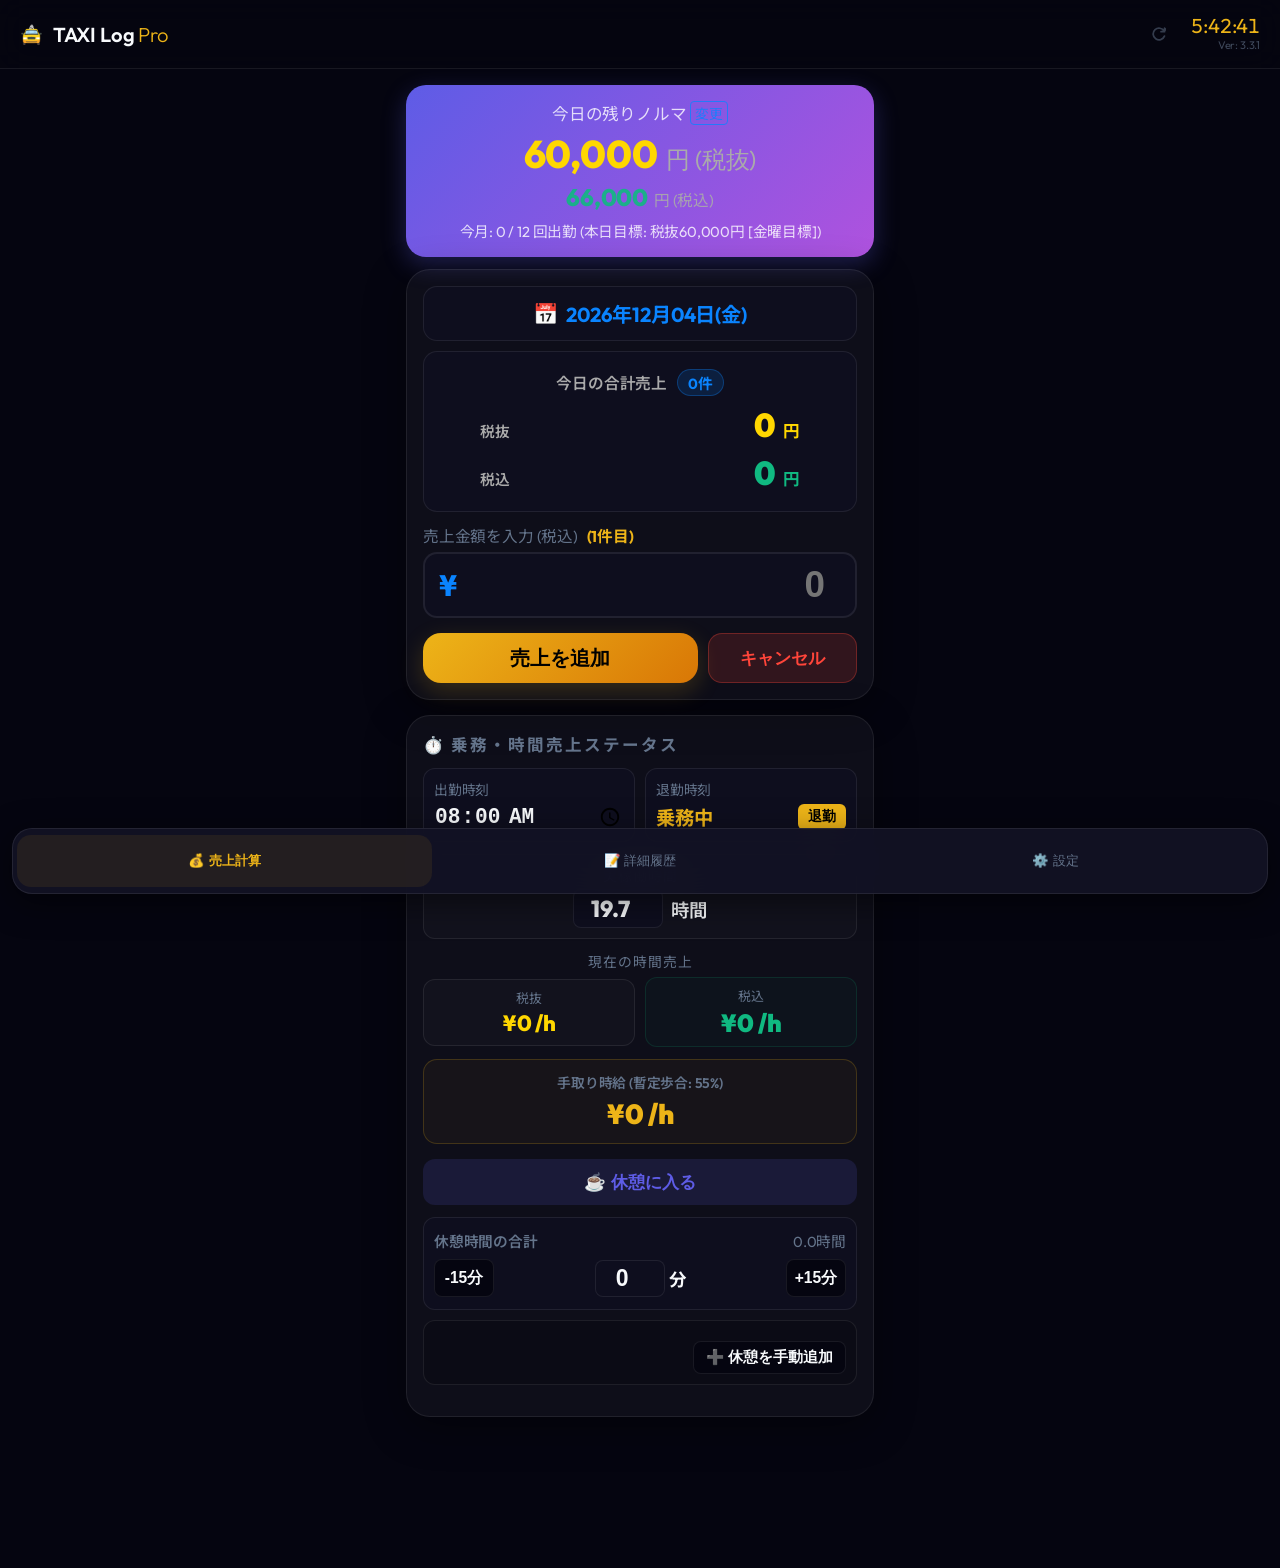
<file: index.html>
<!DOCTYPE html>
<html lang="ja">
<head>
    <meta charset="UTF-8">
    <meta name="viewport" content="width=device-width, initial-scale=1.0, maximum-scale=1.0, user-scalable=no">
    <title>TAXI Log Pro</title>
    <link rel="stylesheet" href="style.css?v=3.3.1">
    <link rel="apple-touch-icon" href="icon.png">
    <link rel="icon" type="image/png" href="icon.png">
    <link rel="preconnect" href="https://fonts.googleapis.com">
    <link rel="preconnect" href="https://fonts.gstatic.com" crossorigin>
    <link href="https://fonts.googleapis.com/css2?family=Outfit:wght@300;400;600&family=Noto+Sans+JP:wght@400;700&display=swap" rel="stylesheet">
</head>
<body class="dark-theme">
    <div id="celebration-overlay">
        <div id="celebration-text">TARGET<br>ACHIEVED!</div>
    </div>
    <header class="main-header">
        <div class="logo">
            <span class="logo-icon">🚖</span>
            <h1>TAXI Log <span>Pro</span></h1>
        </div>
        <div class="header-right" style="display: flex; align-items: center; gap: 10px; justify-content: flex-end;">
            <button onclick="handleAppReload(this)" style="background: none; border: none; color: var(--text-muted); padding: 6px; display: inline-flex; align-items: center; justify-content: center; opacity: 0.5; transition: opacity 0.2s, transform 0.4s; cursor: pointer; -webkit-tap-highlight-color: transparent;" onmouseover="this.style.opacity=1" onmouseout="this.style.opacity=0.5" title="再読み込み">
                <svg width="14" height="14" viewBox="0 0 24 24" fill="none" stroke="currentColor" stroke-width="3" stroke-linecap="round" stroke-linejoin="round" style="display: block; pointer-events: none;"><path d="M21.5 2v6h-6M21.34 15.57a10 10 0 1 1-.57-8.38l5.67-5.67"/></svg>
            </button>
            <div style="text-align: right; min-width: 78px;">
                <div id="live-clock" class="live-clock" style="font-variant-numeric: tabular-nums;">--:--:--</div>
                <div class="app-version">Ver: 3.3.1</div>
            </div>
        </div>
    </header>

    <main class="container">


        <!-- 新設：詳細履歴ビュー -->
        <div id="view-history" class="view-content" style="padding: 10px 4px; box-sizing: border-box;">
            <!-- 選択された日の詳細 (カレンダーより上に表示) -->
            <div id="selected-day-details-box" style="margin-bottom: 15px;"></div>

            <!-- カレンダー表示 -->
            <section id="cal-section" class="card" style="margin-bottom: 15px;">
                <div class="flex-between" style="margin-bottom: 15px; align-items: center;">
                    <h2 style="margin: 0; font-size: 1.1rem;">📅 売上カレンダー</h2>
                    <div class="select-group" style="display: flex; gap: 8px;">
                        <select id="hist-year" onchange="refreshCalc()" style="padding: 6px 10px; border-radius: 8px; background: var(--bg-surface); color: var(--text-main); border: 1px solid var(--border); font-weight: bold;"></select>
                        <select id="hist-month" onchange="refreshCalc()" style="padding: 6px 10px; border-radius: 8px; background: var(--bg-surface); color: var(--text-main); border: 1px solid var(--border); font-weight: bold;"></select>
                    </div>
                </div>
                <div class="cal-grid" id="cal-container"></div>
            </section>

            <!-- 集計カード -->
            <section class="card black-card" style="background: var(--dark-card); text-align: center; margin-bottom: 15px;">
                <div id="hist-label" style="font-size: 1.1rem; font-weight: bold; margin-bottom: 15px;">集計</div>
                <div style="font-size:0.9rem; opacity:0.8; margin-bottom: 5px;">期間総売上</div>
                <div style="display: flex; gap: 20px; align-items: baseline; justify-content: center; flex-wrap: wrap; margin-bottom: 5px;">
                    <div style="color: #FFD700; font-size: 1.8rem; font-weight: 900;">
                        <small style="font-size:0.8rem; color:#aaa; font-weight:normal; margin-right:2px;">税抜</small><span id="hist-total-sales">0</span><small style="font-size:1rem; color:#FFD700;">円</small>
                    </div>
                    <div style="color: var(--success); font-size: 1.8rem; font-weight: 900;">
                        <small style="font-size:0.8rem; color:#aaa; font-weight:normal; margin-right:2px;">税込</small><span id="hist-total-sales-gross">0</span><small style="font-size:1rem; color:var(--success);">円</small>
                    </div>
                </div>
                <div style="font-size: 0.85rem; color: var(--text-muted); font-weight: bold; margin-bottom: 10px;">( 1日平均(税抜): <span id="hist-avg-sales">0</span>円 / 目標: <span id="hist-target-avg">0</span>円 )</div>
                <div id="hist-target-diff" style="font-size: 0.95rem; font-weight: 800; margin-bottom: 15px; display: inline-block; padding: 4px 12px; border-radius: 10px;"></div>
                <div style="border-top: 1px solid rgba(255,255,255,0.1); padding-top: 15px;">
                    <div class="badge" id="hist-rate" style="background: rgba(128,128,128,0.2); color: var(--text-main); padding: 4px 12px; border-radius: 12px; font-size: 0.85rem; font-weight: bold; display: inline-block; margin-bottom: 10px;">暫定歩合: 55%</div>
                    <div style="font-size:0.85rem; opacity:0.8; margin-bottom: 5px;">推定歩合給</div>
                    <div class="total-val" id="hist-total-income" style="font-size: 2.4rem; font-weight: 900; color: #FFD700;">0円</div>
                </div>
            </section>

            <!-- アコーディオン式詳細履歴 -->
            <section class="history-section">
                <div class="card-header" style="margin-bottom: 12px;">
                    <h2 style="font-size: 1.1rem;">📝 日別売上詳細</h2>
                </div>
                <div id="history-groups"></div>
            </section>
        </div>

        <!-- 2. 売上計算ビュー (「タク計」機能) -->
        <div id="view-calc" class="view-content active">
            <!-- 今日の残りノルマヒーロー -->
            <div class="target-hero" onclick="openGoalEditModal()" style="cursor: pointer; transition: transform 0.2s, background-color 0.2s; -webkit-tap-highlight-color: transparent;" onmouseover="this.style.backgroundColor='rgba(255,255,255,0.05)'" onmouseout="this.style.backgroundColor=''" onmousedown="this.style.transform='scale(0.98)'" onmouseup="this.style.transform='scale(1)'">
                <div style="font-size: 0.9rem; opacity: 0.8; display: flex; align-items: center; justify-content: center; gap: 4px;">今日の残りノルマ <span style="font-size: 0.75rem; color: var(--ios-blue); border: 1px solid var(--ios-blue); padding: 1px 4px; border-radius: 4px;">変更</span></div>
                <div class="val" style="color: #FFD700;"><span id="disp-norm">0</span> <small style="font-size: 1.3rem; color: #aaa; font-weight: normal; margin-left: 2px;">円 (税抜)</small></div>
                <div style="font-size: 1.3rem; opacity: 0.9; margin-bottom: 8px; color: var(--success); font-weight: 800;"><span id="disp-norm-gross">0</span> <small style="font-size: 0.85rem; color: #aaa; font-weight: normal; margin-left: 2px;">円 (税込)</small></div>
                <div id="disp-progress" style="font-size: 0.8rem; opacity: 0.8;">---</div>
            </div>

            <!-- 売上追加カード (手動入力用) -->
            <section class="card" style="padding: 16px; margin-bottom: 15px;">
                <div id="btn-open-date-picker" onclick="openDatePickerModal()" style="border: 1px solid var(--border); border-radius: 14px; padding: 12px; font-size: 1.1rem; color: var(--ios-blue); font-weight: bold; width: 100%; margin-bottom:10px; background: var(--bg-surface); cursor: pointer; text-align: center; box-sizing: border-box; display: flex; justify-content: center; align-items: center; gap: 8px; -webkit-tap-highlight-color: transparent;">
                    <span>📅</span> <span id="disp-work-date-text">----年--月--日</span>
                </div>
                <input type="hidden" id="work-date" value="">
                <div class="today-sum-box" style="background: var(--bg-surface); border: 1px solid var(--border); color: var(--text-main); padding: 12px 10px; border-radius: 14px; display: inline-block; margin-bottom: 12px; width: 100%; box-sizing: border-box;">
                    <div id="disp-today-sum"></div>
                </div>
                
                <div class="input-group">
                    <label style="font-size: 0.85rem; margin-bottom: 4px; display: block; color: var(--text-muted);">売上金額を入力 (税込)<span id="input-count-badge" style="color: var(--accent); font-weight: bold; margin-left: 6px;"></span></label>
                    <div class="currency-input-wrapper" style="position: relative; width: 100%; margin: 5px auto 0;">
                        <span class="currency-symbol" style="position: absolute; left: 15px; top: 50%; transform: translateY(-50%); font-size: 1.6rem; font-weight: 800; color: var(--ios-blue);">¥</span>
                        <input type="number" id="input-gross" pattern="\d*" placeholder="0" oninput="updateNormPreview()" class="huge-input" style="width: 100%; border: 2px solid var(--border); border-radius: 14px; padding: 10px 15px 10px 40px; font-size: 2rem; text-align: right; font-weight: 800; outline: none; background: var(--bg-surface); color: var(--text-main); box-sizing: border-box; -webkit-appearance: none;">
                    </div>
                </div>
                <div style="display: flex; gap: 10px; margin-top: 15px;">
                    <button onclick="saveCalcData(false)" class="main-action-btn pickup" style="flex: 2; height: 50px; font-size: 1.1rem; padding: 10px; margin: 0;">売上を追加</button>
                    <button onclick="saveCalcData(true)" style="flex: 1; height: 50px; font-size: 0.95rem; font-weight: bold; background: rgba(255, 69, 58, 0.15); border: 1.5px solid rgba(255, 69, 58, 0.3); color: #ff453a; border-radius: 14px; cursor: pointer; padding: 10px; -webkit-tap-highlight-color: transparent;">キャンセル</button>
                </div>
            </section>

            <!-- ⏱️ 乗務・時間売上ステータス -->
            <section class="card" style="padding: 16px; margin-bottom: 15px;">
                <h2 style="font-size: 0.9rem; color: var(--text-muted); text-transform: uppercase; letter-spacing: 2px; margin-bottom: 12px;">⏱️ 乗務・時間売上ステータス</h2>
                
                <!-- 出勤時刻 & 退勤時刻の入力とアクション -->
                <div style="display: flex; gap: 10px; margin-bottom: 12px; align-items: center;">
                    <div style="flex: 1; background: var(--bg-surface); padding: 10px; border-radius: 12px; border: 1px solid var(--border);">
                        <span style="font-size: 0.75rem; color: var(--text-muted); display: block; margin-bottom: 4px;">出勤時刻</span>
                        <input type="time" id="work-start-time" value="08:00" onchange="changeWorkStartTime()" style="width: 100%; border: none; background: none; color: var(--text-main); font-size: 1.15rem; font-weight: bold; outline: none; padding: 0;">
                    </div>
                    <div style="flex: 1; background: var(--bg-surface); padding: 10px; border-radius: 12px; border: 1px solid var(--border); position: relative;">
                        <span style="font-size: 0.75rem; color: var(--text-muted); display: block; margin-bottom: 4px;">退勤時刻</span>
                        <div style="display: flex; align-items: center; justify-content: space-between; width: 100%;">
                            <input type="time" id="work-end-time" onchange="changeWorkEndTime()" style="width: 100%; border: none; background: none; color: var(--text-main); font-size: 1.15rem; font-weight: bold; outline: none; padding: 0; display: none;">
                            <span id="disp-end-time-status" style="font-size: 1.05rem; font-weight: bold; color: var(--accent);">乗務中</span>
                            <button id="btn-action-end-time" onclick="toggleWorkEnd()" style="background: var(--accent); color: #000; border: none; padding: 4px 10px; border-radius: 6px; font-size: 0.75rem; font-weight: bold; cursor: pointer; transition: background 0.1s; -webkit-tap-highlight-color: transparent;">退勤</button>
                        </div>
                    </div>
                </div>

                <!-- 実稼働時間表示・入力 -->
                <div style="background: rgba(255,255,255,0.02); border: 1px solid var(--border); padding: 10px; border-radius: 12px; text-align: center; margin-bottom: 12px;">
                    <span style="font-size: 0.75rem; color: var(--text-muted); display: block; margin-bottom: 4px; text-transform: uppercase; letter-spacing: 1px;">実稼働時間</span>
                    <div style="display: flex; align-items: center; justify-content: center; gap: 8px;">
                        <input type="number" id="input-work-hours" step="0.1" min="0" onchange="changeWorkHours()" style="background: var(--bg-surface); border: 1px solid var(--border); color: var(--text-main); font-size: 1.25rem; font-weight: 800; font-family: 'Outfit', sans-serif; text-align: center; width: 90px; border-radius: 8px; padding: 4px 0; -webkit-appearance: none;">
                        <span style="font-size: 1rem; color: var(--text-main); font-weight: 600;">時間</span>
                        <button id="btn-reset-work-hours" onclick="resetWorkHours()" style="display: none; background: rgba(255, 69, 58, 0.15); border: 1px solid rgba(255, 69, 58, 0.3); color: #ff453a; padding: 4px 8px; border-radius: 6px; font-size: 0.7rem; font-weight: bold; cursor: pointer; -webkit-tap-highlight-color: transparent;">自動に戻す</button>
                    </div>
                </div>

                <!-- 時間売上 (税込・税抜の横並び) -->
                <div style="margin-bottom: 12px;">
                    <span id="disp-hourly-title" style="font-size: 0.75rem; color: var(--text-muted); display: block; margin-bottom: 6px; text-transform: uppercase; letter-spacing: 1px; text-align: center;">現在の時間売上</span>
                    <div style="display: flex; gap: 10px; align-items: center;">
                        <div style="flex: 1; background: rgba(255,255,255,0.02); border: 1px solid var(--border); padding: 8px; border-radius: 12px; text-align: center;">
                            <span style="font-size: 0.7rem; color: var(--text-muted); display: block; margin-bottom: 2px;">税抜</span>
                            <span id="disp-hourly-net" style="font-size: 1.2rem; font-weight: 800; color: #FFD700; font-family: 'Outfit', sans-serif;">¥0 /h</span>
                        </div>
                        <div style="flex: 1; background: rgba(16,185,129,0.03); border: 1px solid rgba(16,185,129,0.15); padding: 8px; border-radius: 12px; text-align: center;">
                            <span style="font-size: 0.7rem; color: var(--text-muted); display: block; margin-bottom: 2px;">税込</span>
                            <span id="disp-hourly-gross" style="font-size: 1.35rem; font-weight: 900; color: var(--success); font-family: 'Outfit', sans-serif;">¥0 /h</span>
                        </div>
                    </div>
                </div>

                <!-- 手取り時給 (歩合考慮) -->
                <div id="disp-hourly-income-box" style="background: rgba(237, 180, 24, 0.04); border: 1px solid rgba(237, 180, 24, 0.2); padding: 12px; border-radius: 14px; text-align: center; box-sizing: border-box; margin-bottom: 15px;">
                    <span id="disp-hourly-income-label" style="font-size: 0.75rem; color: var(--text-muted); display: block; margin-bottom: 4px; font-weight: 600;">手取り時給 (暫定歩合: 0%)</span>
                    <span id="disp-hourly-income" style="font-size: 1.5rem; font-weight: 900; color: var(--accent); font-family: 'Outfit', sans-serif;">¥0 /h</span>
                </div>

                <!-- 休憩開始ボタン -->
                <div style="margin-bottom: 12px;">
                    <button id="btn-toggle-break" onclick="toggleBreak()" style="width: 100%; height: 46px; border-radius: 12px; border: none; font-weight: bold; font-size: 0.95rem; cursor: pointer; transition: all 0.2s; display: flex; align-items: center; justify-content: center; gap: 6px; background: rgba(94, 92, 230, 0.15); color: #5e5ce6;">
                        <span>☕ 休憩に入る</span>
                    </button>
                </div>

                <!-- 休憩時間調整 -->
                <div style="background: var(--bg-surface); padding: 12px 10px; border-radius: 12px; border: 1px solid var(--border); margin-bottom: 15px;">
                    <div style="display: flex; justify-content: space-between; align-items: center; margin-bottom: 8px;">
                        <span style="font-size: 0.8rem; color: var(--text-muted); font-weight: 600;">休憩時間の合計</span>
                        <span id="disp-break-hours" style="font-size: 0.8rem; color: var(--text-muted);">0.0時間</span>
                    </div>
                    <div style="display: flex; align-items: center; justify-content: space-between; gap: 8px;">
                        <button onclick="adjustBreakTime(-15)" style="background: var(--bg-main); color: var(--text-main); border: 1px solid var(--border); width: 60px; height: 38px; border-radius: 8px; font-weight: bold; font-size: 0.85rem; cursor: pointer;">-15分</button>
                        <div style="display: flex; align-items: center; justify-content: center; gap: 4px; flex: 1;">
                            <input type="number" id="input-break-minutes" value="180" onchange="changeBreakMinutes()" style="width: 70px; text-align: center; border: 1px solid var(--border); background: var(--bg-surface); color: var(--text-main); font-size: 1.25rem; font-weight: bold; padding: 4px; border-radius: 8px; outline: none; -webkit-appearance: none;">
                            <span style="font-size: 0.95rem; font-weight: bold;">分</span>
                        </div>
                        <button onclick="adjustBreakTime(15)" style="background: var(--bg-main); color: var(--text-main); border: 1px solid var(--border); width: 60px; height: 38px; border-radius: 8px; font-weight: bold; font-size: 0.85rem; cursor: pointer;">+15分</button>
                    </div>
                </div>

                <!-- 休憩履歴リスト -->
                <div id="break-history-list" style="margin-top: -5px; margin-bottom: 15px; font-size: 0.82rem; color: var(--text-muted); background: rgba(0,0,0,0.15); padding: 10px; border-radius: 12px; border: 1px solid var(--border); display: none; box-sizing: border-box;"></div>
            </section>


        </div>

        <!-- 4. 設定ビュー -->
        <div id="view-settings" class="view-content">
            <!-- 📖 使い方ガイドボタン -->
            <section class="card" style="padding: 15px; margin-bottom: 15px; background: rgba(94, 92, 230, 0.08); border: 1px solid rgba(94, 92, 230, 0.3); border-radius: 18px;">
                <div style="display: flex; justify-content: space-between; align-items: center; gap: 10px;">
                    <div>
                        <div style="font-size: 0.95rem; font-weight: bold; color: var(--text-main);">📖 アプリの使い方ガイド</div>
                        <div style="font-size: 0.75rem; color: var(--text-muted); margin-top: 2px;">初期設定や日々の売上・休憩の入力方法を確認できます</div>
                    </div>
                    <button onclick="openHelpModal()" class="btn-primary" style="padding: 8px 16px; font-size: 0.85rem; border-radius: 10px; background: #0a84ff; font-weight: bold; border: none; color: #fff; cursor: pointer; white-space: nowrap; transition: transform 0.1s; -webkit-appearance: none;">開く</button>
                </div>
            </section>

            <!-- 📢 アップデート情報 -->
            <section id="update-info-card" class="card" style="padding: 15px; margin-bottom: 15px; background: rgba(16, 185, 129, 0.05); border: 1px solid rgba(16, 185, 129, 0.25); border-radius: 18px;">
                <h3 style="margin: 0 0 10px 0; font-size: 0.95rem; color: var(--success); display: flex; align-items: center; gap: 6px; font-weight: 800;">📢 アップデート情報</h3>
                <div id="update-info-list" style="font-size: 0.8rem; line-height: 1.6; color: var(--text-muted); display: flex; flex-direction: column; gap: 6px;"></div>
            </section>

            <!-- 📊 曜日別営業分析 -->
            <section id="analytics-card" class="card" style="padding: 15px; margin-bottom: 15px; background: rgba(94, 92, 230, 0.05); border: 1px solid rgba(94, 92, 230, 0.25); border-radius: 18px;">
                <div style="display: flex; justify-content: space-between; align-items: center; margin-bottom: 12px; flex-wrap: wrap; gap: 8px;">
                    <h3 style="margin: 0; font-size: 0.95rem; color: #5e5ce6; display: flex; align-items: center; gap: 6px; font-weight: 800;">📊 曜日別営業分析</h3>
                    <select id="analytics-period" onchange="updateAnalytics()" style="padding: 6px 10px; border-radius: 8px; background: var(--bg-surface); color: var(--text-main); border: 1px solid var(--border); font-weight: bold; font-size: 0.8rem; outline: none; -webkit-tap-highlight-color: transparent;"></select>
                </div>
                <div id="analytics-content" style="font-size: 0.8rem; color: var(--text-muted);">
                    <div style="text-align: center; padding: 10px 0;">分析データを読み込み中...</div>
                </div>
            </section>

            <section class="card settings-card" style="padding: 15px;">
                <div class="card-header">
                    <h2>⚙️ 目標設定</h2>
                </div>
                <div class="settings-list">
                    <div class="setting-item-row" style="display:flex; justify-content:space-between; align-items:center; padding:12px 0; border-bottom:1px solid var(--border);">
                        <span style="font-weight: bold; font-size: 0.95rem;">設定対象の年月</span>
                        <div style="display: flex; gap: 8px;">
                            <select id="set-year" onchange="loadMonthlySettings()" style="padding: 8px; border-radius: 8px; background: var(--bg-surface); color: var(--text-main); border: 1px solid var(--border); font-weight: bold;"></select>
                            <select id="set-month" onchange="loadMonthlySettings()" style="padding: 8px; border-radius: 8px; background: var(--bg-surface); color: var(--text-main); border: 1px solid var(--border); font-weight: bold;"></select>
                        </div>
                    </div>
                    <!-- 出勤予定日カレンダー -->
                    <div class="setting-item-col" style="padding:12px 0; border-bottom:1px solid var(--border);">
                        <span style="font-weight: bold; font-size: 0.95rem; display: block; margin-bottom: 8px;">出勤予定日の選択 (カレンダーから選択)</span>
                        <div id="settings-workdates-calendar" style="display: grid; grid-template-columns: repeat(7, 1fr); gap: 6px; background: rgba(0,0,0,0.15); padding: 10px; border-radius: 12px; margin-bottom: 8px;"></div>
                        <div style="font-size: 0.8rem; color: var(--text-muted); display: flex; justify-content: space-between;">
                            <span>※タップしてON/OFF（黄＝出勤日）</span>
                            <span>選択中: <strong id="disp-settings-workdates-count" style="color:var(--accent);">0</strong> 日</span>
                        </div>
                    </div>
                    <!-- ⚡ 平日以外 一括目標設定 -->
                    <div style="background: rgba(255, 215, 0, 0.03); padding: 12px; border-radius: 14px; margin: 10px 0; border: 1px solid rgba(237, 180, 24, 0.25);">
                        <span style="font-weight: 800; font-size: 0.85rem; display: block; margin-bottom: 8px; color: var(--accent);">⚡ 平日以外を一括コピー (簡単入力)</span>
                        <div style="display: flex; gap: 8px; align-items: center; justify-content: space-between;">
                            <span style="font-size: 0.8rem; color: var(--text-muted); font-weight: bold;">金・土・日・祝・祝前 一括</span>
                            <input type="number" id="quick-other" placeholder="60000" style="width:110px; text-align:right; border:1px solid var(--border); font-size:0.95rem; font-weight:bold; padding:6px 10px; border-radius:8px; background:var(--bg-surface); color:white; outline:none;" oninput="applyQuickGoal('other')">
                        </div>
                    </div>

                    <div class="setting-item-row" style="display:flex; justify-content:space-between; align-items:center; padding:12px 0; border-bottom:1px solid var(--border);">
                        <span style="font-weight: bold; font-size: 0.95rem;">平日目標 (月〜木・税抜)</span>
                        <input type="number" id="set-weekday-goal" oninput="saveCalcSettings()" style="width:140px; text-align:right; border:1px solid var(--border); font-size:1.1rem; font-weight:bold; color:white; background:#1c1c1e; outline:none; padding:8px 12px; border-radius:10px;">
                    </div>
                    <div class="setting-item-row" style="display:flex; justify-content:space-between; align-items:center; padding:12px 0; border-bottom:1px solid var(--border);">
                        <span style="font-weight: bold; font-size: 0.95rem;">金曜目標 (税抜)</span>
                        <input type="number" id="set-fri-goal" oninput="saveCalcSettings()" style="width:140px; text-align:right; border:1px solid var(--border); font-size:1.1rem; font-weight:bold; color:white; background:#1c1c1e; outline:none; padding:8px 12px; border-radius:10px;">
                    </div>
                    <div class="setting-item-row" style="display:flex; justify-content:space-between; align-items:center; padding:12px 0; border-bottom:1px solid var(--border);">
                        <span style="font-weight: bold; font-size: 0.95rem;">土曜目標 (税抜)</span>
                        <input type="number" id="set-sat-goal" oninput="saveCalcSettings()" style="width:140px; text-align:right; border:1px solid var(--border); font-size:1.1rem; font-weight:bold; color:white; background:#1c1c1e; outline:none; padding:8px 12px; border-radius:10px;">
                    </div>
                    <div class="setting-item-row" style="display:flex; justify-content:space-between; align-items:center; padding:12px 0; border-bottom:1px solid var(--border);">
                        <span style="font-weight: bold; font-size: 0.95rem;">日曜目標 (税抜)</span>
                        <input type="number" id="set-sun-goal" oninput="saveCalcSettings()" style="width:140px; text-align:right; border:1px solid var(--border); font-size:1.1rem; font-weight:bold; color:white; background:#1c1c1e; outline:none; padding:8px 12px; border-radius:10px;">
                    </div>
                    <div class="setting-item-row" style="display:flex; justify-content:space-between; align-items:center; padding:12px 0; border-bottom:1px solid var(--border);">
                        <span style="font-weight: bold; font-size: 0.95rem;">祝日目標 (税抜)</span>
                        <input type="number" id="set-holiday-goal" oninput="saveCalcSettings()" style="width:140px; text-align:right; border:1px solid var(--border); font-size:1.1rem; font-weight:bold; color:white; background:#1c1c1e; outline:none; padding:8px 12px; border-radius:10px;">
                    </div>
                    <div class="setting-item-row" style="display:flex; justify-content:space-between; align-items:center; padding:12px 0; border-bottom:1px solid var(--border);">
                        <span style="font-weight: bold; font-size: 0.95rem;">祝前日目標 (税抜)</span>
                        <input type="number" id="set-eve-goal" oninput="saveCalcSettings()" style="width:140px; text-align:right; border:1px solid var(--border); font-size:1.1rem; font-weight:bold; color:white; background:#1c1c1e; outline:none; padding:8px 12px; border-radius:10px;">
                    </div>

                    <!-- 🎯 個別変更分反映済みの目標売上リスト -->
                    <div id="set-custom-goals-container" style="margin: 12px 0; display: none; background: rgba(10, 132, 255, 0.06); padding: 12px 14px; border-radius: 14px; border: 1px solid rgba(10, 132, 255, 0.25);">
                        <span style="font-weight: 800; font-size: 0.85rem; display: block; margin-bottom: 8px; color: var(--ios-blue);">🎯 個別変更済みの目標売上</span>
                        <div id="set-custom-goals-list" style="display: flex; flex-direction: column; gap: 8px; max-height: 150px; overflow-y: auto;"></div>
                    </div>
                    <div class="setting-item-row" style="display:flex; justify-content:space-between; align-items:center; padding:12px 0; border-bottom:1px solid var(--border); background: rgba(255, 215, 0, 0.02);">
                        <span style="font-weight: bold; font-size: 0.95rem; color: var(--accent);">目標売上 (税抜・自動計算)</span>
                        <input type="number" id="set-goal" oninput="saveCalcSettings()" style="width:140px; text-align:right; border:1px solid var(--border); font-size:1.1rem; font-weight:bold; color:var(--accent); background:#1c1c1e; outline:none; padding:8px 12px; border-radius:10px;" readonly>
                    </div>
                    <div id="row-custom-goal-total" class="setting-item-row" style="display:flex; justify-content:space-between; align-items:center; padding:12px 0; border-bottom:1px solid var(--border); background: rgba(10, 132, 255, 0.03);">
                        <span style="font-weight: bold; font-size: 0.95rem; color: var(--ios-blue);">個別変更反映後の目標売上</span>
                        <input type="number" id="set-custom-goal-total" style="width:140px; text-align:right; border:1px solid var(--border); font-size:1.1rem; font-weight:bold; color:var(--ios-blue); background:#1c1c1e; outline:none; padding:8px 12px; border-radius:10px;" readonly>
                    </div>
                    <div class="setting-item-row" style="display:flex; justify-content:space-between; align-items:center; padding:12px 0; border-bottom:1px solid var(--border);">
                        <span style="font-weight: bold; font-size: 0.95rem;">全出勤日数</span>
                        <input type="number" id="set-days" oninput="saveCalcSettings()" style="width:140px; text-align:right; border:1px solid var(--border); font-size:1.1rem; font-weight:bold; color:white; background:#1c1c1e; outline:none; padding:8px 12px; border-radius:10px;" readonly>
                    </div>
                    <div class="setting-item-row" style="display:flex; justify-content:space-between; align-items:center; padding:12px 0; border-bottom:1px solid var(--border);">
                        <span style="font-weight: bold; font-size: 0.95rem;">ベース出勤時刻</span>
                        <input type="time" id="set-base-start-time" onchange="saveCalcSettings()" style="width:140px; text-align:right; border:1px solid var(--border); font-size:1.1rem; font-weight:bold; color:white; background:#1c1c1e; outline:none; padding:8px 12px; border-radius:10px;">
                    </div>
                    <div class="setting-item-row" style="display:flex; justify-content:space-between; align-items:center; padding:12px 0; border-bottom:1px solid var(--border);">
                        <div>
                            <div style="font-weight: bold; font-size: 0.95rem;">日付切替時刻 (締め時間)</div>
                            <div style="font-size: 0.75rem; color: var(--text-muted);">この時間より前は前日として自動判定</div>
                        </div>
                        <input type="time" id="set-cutoff-time" onchange="saveCalcSettings()" style="width:130px; text-align:right; border:1px solid var(--border); font-size:1.1rem; font-weight:bold; color:white; background:#1c1c1e; outline:none; padding:8px 12px; border-radius:10px;">
                    </div>
                    <div class="setting-item-row" style="display:flex; justify-content:space-between; align-items:center; padding:12px 0; border-bottom:1px solid var(--border);">
                        <span style="font-weight: bold; font-size: 0.95rem;">標準乗務時間 (終業)</span>
                        <div style="display: flex; align-items: center; gap: 4px;">
                            <input type="number" id="set-standard-work-hours" oninput="saveCalcSettings()" style="width:60px; text-align:center; border:1px solid var(--border); font-size:1.1rem; font-weight:bold; color:white; background:#1c1c1e; outline:none; padding:8px; border-radius:10px;">
                            <span style="font-size:0.85rem; font-weight:bold; color:var(--text-muted); margin-right:4px;">時間</span>
                            <input type="number" id="set-standard-work-minutes" oninput="saveCalcSettings()" style="width:60px; text-align:center; border:1px solid var(--border); font-size:1.1rem; font-weight:bold; color:white; background:#1c1c1e; outline:none; padding:8px; border-radius:10px;">
                            <span style="font-size:0.85rem; font-weight:bold; color:var(--text-muted);">分</span>
                        </div>
                    </div>
                    <div class="setting-item-row" style="display:flex; justify-content:space-between; align-items:center; padding:12px 0; border-bottom:1px solid var(--border);">
                        <div>
                            <div style="font-weight: bold; font-size: 0.95rem;">デフォルト休憩時間</div>
                            <div style="font-size: 0.75rem; color: var(--text-muted);">1乗務あたりの目標休憩時間</div>
                        </div>
                        <div style="display: flex; align-items: center; gap: 4px;">
                            <input type="number" id="set-default-break-hours" oninput="saveCalcSettings()" style="width:60px; text-align:center; border:1px solid var(--border); font-size:1.1rem; font-weight:bold; color:white; background:#1c1c1e; outline:none; padding:8px; border-radius:10px;">
                            <span style="font-size:0.85rem; font-weight:bold; color:var(--text-muted); margin-right:4px;">時間</span>
                            <input type="number" id="set-default-break-minutes" oninput="saveCalcSettings()" style="width:60px; text-align:center; border:1px solid var(--border); font-size:1.1rem; font-weight:bold; color:white; background:#1c1c1e; outline:none; padding:8px; border-radius:10px;">
                            <span style="font-size:0.85rem; font-weight:bold; color:var(--text-muted);">分</span>
                        </div>
                    </div>
                    <div class="setting-item-row" style="display:flex; justify-content:space-between; align-items:center; padding:12px 0; border-bottom:1px solid var(--border); gap: 12px;">
                        <div style="flex: 1; min-width: 0;">
                            <div style="font-weight: bold; font-size: 0.95rem; display: flex; align-items: center; gap: 6px;">
                                <span>☕ 休憩の自動配分モード</span>
                            </div>
                            <div style="font-size: 0.75rem; color: var(--text-muted); margin-top: 2px;">乗務時間に応じて休憩を自動配分し実時給を算出</div>
                        </div>
                        <label class="switch" style="flex-shrink: 0;">
                            <input type="checkbox" id="set-auto-break-deduction" onchange="toggleAutoBreakDeduction(this.checked)">
                            <span class="slider"></span>
                        </label>
                    </div>
                    <div class="setting-item-row" style="display:flex; justify-content:space-between; align-items:center; padding:12px 0; gap: 12px;">
                        <div style="flex: 1; min-width: 0;">
                            <div style="font-weight: bold; font-size: 0.95rem; display: flex; align-items: center; gap: 6px;">
                                <span>⏱️ 残業時間の自動計算 (最大21時間)</span>
                            </div>
                            <div style="font-size: 0.75rem; color: var(--text-muted); margin-top: 2px;">標準乗務時間を超えても最大21時間まで実働時間を加算</div>
                        </div>
                        <label class="switch" style="flex-shrink: 0;">
                            <input type="checkbox" id="set-auto-overtime-calc" onchange="toggleAutoOvertimeCalc(this.checked)">
                            <span class="slider"></span>
                        </label>
                    </div>
                </div>
            </section>

            <section class="card" style="padding: 15px;">
                <div style="display: flex; justify-content: space-between; align-items: center; padding: 12px 0; border-bottom: 1px solid var(--border);">
                    <div>
                        <div style="font-size: 0.95rem; font-weight: bold;">ダークモード</div>
                        <div style="font-size: 0.75rem; color: var(--text-muted);">UIテーマの切り替え</div>
                    </div>
                    <label class="switch">
                        <input type="checkbox" id="setting-darkmode" checked>
                        <span class="slider"></span>
                    </label>
                </div>
            </section>

            <!-- 💾 データ管理 & バックアップ -->
            <section class="card" style="padding: 15px; margin-bottom: 20px;">
                <h2 style="font-size: 0.9rem; margin-bottom: 10px; border-bottom: 1px solid var(--border); padding-bottom: 6px; text-transform: uppercase; letter-spacing: 1px;">💾 データ管理 & バックアップ</h2>
                <p style="font-size: 0.75rem; color: var(--text-muted); margin-bottom: 12px;">売上計算データのバックアップと引き継ぎを行います。</p>
                
                <div style="display: flex; flex-direction: column; gap: 10px;">
                    <div style="display: grid; grid-template-columns: 1fr 1fr; gap: 10px;">
                        <button onclick="copyBackup()" class="btn-secondary" style="padding: 12px; font-size: 0.85rem; border-radius: 10px; font-weight: bold; background: #1c1c1e; color: #FFD700; border: 1px solid var(--border); cursor: pointer;">📋 データをバックアップ</button>
                        <button onclick="restoreBackup()" class="btn-secondary" style="padding: 12px; font-size: 0.85rem; border-radius: 10px; font-weight: bold; background: #1c1c1e; color: var(--success); border: 1px solid var(--border); cursor: pointer;">📥 データを復元</button>
                    </div>
                    <button onclick="exportCSV()" class="btn-secondary" style="padding: 12px; font-size: 0.85rem; border-radius: 10px; font-weight: bold; background: #1c1c1e; color: #60a5fa; border: 1px solid var(--border); cursor: pointer; width: 100%;">📊 Excel用CSV書き出し</button>
                    <button onclick="clearData()" class="btn-secondary" style="padding: 12px; font-size: 0.85rem; border-radius: 10px; font-weight: bold; background: #1c1c1e; color: var(--danger); border: 1px solid var(--border); cursor: pointer; width: 100%;">🗑 全データ・履歴の消去</button>
                </div>
                
                <p class="version" style="text-align: center; font-size: 0.75rem; color: #8e8e93; margin-top: 15px;">TAXI Log Pro v3.1.0</p>
            </section>
        </div>
    </main>



    <!-- 📖 使い方ガイド用モーダル -->
    <div id="help-modal" class="modal-overlay" style="display: none; align-items: flex-start; padding-top: 40px; overflow-y: auto; z-index: 10000; position: fixed; top: 0; left: 0; width: 100%; height: 100%; background: rgba(0,0,0,0.85); justify-content: center;">
        <!-- 常に画面右上に固定表示される閉じるボタン -->
        <button onclick="closeHelpModal()" style="position: fixed; top: 16px; right: 16px; z-index: 10001; background: var(--accent); border: none; color: #000; width: 48px; height: 48px; border-radius: 50%; font-size: 1.4rem; font-weight: bold; cursor: pointer; display: flex; align-items: center; justify-content: center; box-shadow: 0 4px 12px rgba(0,0,0,0.4); -webkit-tap-highlight-color: transparent;">✕</button>
        <div class="modal-content card" style="background: var(--bg-surface); border: 1.5px solid var(--accent); max-width: 420px; width: 92%; margin: 20px auto; padding: 20px; border-radius: 20px; max-height: 80vh; overflow-y: auto; box-sizing: border-box; position: relative; box-shadow: 0 10px 30px rgba(0,0,0,0.5);">
            
            <h2 style="margin: 0 0 15px 0; color: var(--accent); font-size: 1.25rem; text-align: center; border-bottom: 1px solid var(--border); padding-bottom: 10px; font-weight: 800; display: flex; align-items: center; justify-content: center; gap: 6px;">📖 TAXI Log Pro 使い方ガイド</h2>
            
            <div style="font-size: 0.85rem; line-height: 1.6; color: var(--text-main); display: flex; flex-direction: column; gap: 20px;">
                <!-- 1 -->
                <div style="background: rgba(255,255,255,0.02); padding: 12px; border-radius: 12px; border: 1px solid var(--border);">
                    <h3 style="margin: 0 0 6px 0; font-size: 0.95rem; color: var(--accent); display: flex; align-items: center; gap: 6px;">📱 1. スマホのホーム画面に追加</h3>
                    <p style="margin: 0; color: var(--text-muted);">アプリのようにワンタップで起動できるようにしましょう！</p>
                    <ul style="margin: 6px 0 0 16px; padding: 0; color: var(--text-muted);">
                        <li><strong>iPhone (Safari)</strong>: 下の「共有ボタン(□に↑)」➡「ホーム画面に追加」をタップ。※追加する際に「Webアプリとして開く」というチェック項目がある場合は、チェックが入っていることを確認してください。</li>
                        <li><strong>Android (Chrome)</strong>: 右上のメニュー「︙」➡「ホーム画面に追加」または「アプリをインストール」をタップ。</li>
                    </ul>
                </div>
                
                <!-- 2 -->
                <div style="background: rgba(255,255,255,0.02); padding: 12px; border-radius: 12px; border: 1px solid var(--border);">
                    <h3 style="margin: 0 0 6px 0; font-size: 0.95rem; color: var(--accent); display: flex; align-items: center; gap: 6px;">📅 2. 月はじめの設定 (初期設定)</h3>
                    <p style="margin: 0; color: var(--text-muted);">毎月1回、以下の設定をするだけで今月の目標売上が自動セットされます。</p>
                    <ol style="margin: 6px 0 0 16px; padding: 0; color: var(--text-muted);">
                        <li>「⚙️ 設定」タブで<strong>設定対象年月</strong>を選択。</li>
                        <li><strong>出勤カレンダー</strong>で、今月の出勤シフトの日付をタップして<strong>黄色（出勤予定日）</strong>にします。</li>
                        <li>「<strong>平日標準目標</strong>」と「<strong>金土祝前目標</strong>」を入力。</li>
                        <li>自動的に月全体の「目標売上」と「出勤日数」が計算されて保存されます。</li>
                    </ol>
                </div>
                
                <!-- 3 -->
                <div style="background: rgba(255,255,255,0.02); padding: 12px; border-radius: 12px; border: 1px solid var(--border);">
                    <h3 style="margin: 0 0 6px 0; font-size: 0.95rem; color: var(--accent); display: flex; align-items: center; gap: 6px;">💰 3. 毎日の売上追加</h3>
                    <p style="margin: 0; color: var(--text-muted);">「💰 売上計算」タブでの毎日の操作です。</p>
                    <ul style="margin: 6px 0 0 16px; padding: 0; color: var(--text-muted);">
                        <li>降車時の税込売上（例: 4800, 12000など）をテンキーで入力して「<strong>売上を追加する</strong>」を押すだけ。</li>
                        <li>今日の目標（設定した平日目標または金土目標）に自動で連動し、「<strong>今日の残りノルマ</strong>」がリアルタイムに減っていきます。</li>
                    </ul>
                </div>
                
                <!-- 4 -->
                <div style="background: rgba(255,255,255,0.02); padding: 12px; border-radius: 12px; border: 1px solid var(--border);">
                    <h3 style="margin: 0 0 6px 0; font-size: 0.95rem; color: var(--accent); display: flex; align-items: center; gap: 6px;">☕ 4. 休憩時間の計測・編集</h3>
                    <p style="margin: 0; color: var(--text-muted);">乗務中の休憩もしっかり記録・管理できます。</p>
                    <ul style="margin: 6px 0 0 16px; padding: 0; color: var(--text-muted);">
                        <li>休憩に入るときに「<strong>休憩に入る</strong>」を押し、終わったら「<strong>休憩終了</strong>」を押すだけで自動で分数がカウントされます。</li>
                        <li>「何時〜何時まで休憩したか」の履歴は、履歴リストの「<strong>✏️（編集）</strong>」ボタンから後からいつでも開始・終了時刻を修正できます。</li>
                    </ul>
                </div>
                
                <!-- 5 -->
                <div style="background: rgba(255,255,255,0.02); padding: 12px; border-radius: 12px; border: 1px solid var(--border);">
                    <h3 style="margin: 0 0 6px 0; font-size: 0.95rem; color: var(--accent); display: flex; align-items: center; gap: 6px;">📊 5. 履歴と手取り給与の確認</h3>
                    <p style="margin: 0; color: var(--text-muted);">「📝 詳細履歴」タブで今月の全データが集計されます。</p>
                    <ul style="margin: 6px 0 0 16px; padding: 0; color: var(--text-muted);">
                        <li>カレンダーで日別の売上の有無を確認できます。</li>
                        <li>月間売上から会社の歩合給テーブルに沿った「<strong>推定の歩合給</strong>」を自動計算します。</li>
                        <li>さらに売上時給だけでなく、歩合率を考慮した「<strong>実際にもらえる手取り時給</strong>」も売上計算タブに大きく表示され、モチベーション維持に役立ちます。</li>
                    </ul>
                </div>
                
                <!-- 6 -->
                <div style="background: rgba(255,255,255,0.02); padding: 12px; border-radius: 12px; border: 1px solid var(--border);">
                    <h3 style="margin: 0 0 6px 0; font-size: 0.95rem; color: var(--accent); display: flex; align-items: center; gap: 6px;">💾 6. データのバックアップとExcel出力</h3>
                    <p style="margin: 0; color: var(--text-muted);">万が一のデータ保存や、表計算ソフトで編集したい場合に使用します。</p>
                    <ul style="margin: 6px 0 0 16px; padding: 0; color: var(--text-muted);">
                        <li><strong>データをバックアップ</strong>: タップすると暗号化された引き継ぎコードがコピーされます。メモ帳などに貼り付けて保存してください。</li>
                        <li><strong>データを復元</strong>: コピーしておいたコードを貼り付けるだけで、一瞬でこれまでのデータが元の状態に戻ります。</li>
                        <li><strong>Excel用CSV書き出し</strong>: これまでの全売上履歴を、ExcelやGoogleスプレッドシートで文字化けせず直接綺麗に開ける表データ（CSVファイル）としてスマホやPCへ保存します。</li>
                    </ul>
                </div>
            </div>
            
            <button onclick="closeHelpModal()" class="btn-primary" style="background: var(--accent); color: #000; border: none; padding: 14px; border-radius: 12px; font-weight: bold; cursor: pointer; font-size: 1rem; width: 100%; margin-top: 20px; transition: transform 0.1s; -webkit-appearance: none;">閉じる</button>
        </div>
    </div>

    <!-- ☕ 休憩時間追加・編集用モーダル -->
    <div id="break-modal" class="modal-overlay" style="display: none; align-items: flex-start; padding-top: 60px; overflow-y: auto; z-index: 10002; position: fixed; top: 0; left: 0; width: 100%; height: 100%; background: rgba(0,0,0,0.85); justify-content: center;">
        <div class="modal-content card" style="background: var(--bg-surface); border: 1.5px solid var(--accent); max-width: 380px; width: 90%; margin: 20px auto; padding: 20px; border-radius: 20px; box-shadow: 0 10px 30px rgba(0,0,0,0.5); position: relative; text-align: left;">
            <div style="font-size: 1.8rem; text-align: center; margin-bottom: 5px;">☕</div>
            <h3 id="break-modal-title" style="margin: 0 0 20px 0; color: var(--accent); font-size: 1.15rem; font-weight: bold; text-align: center;">休憩時間の追加</h3>
            <input type="hidden" id="break-edit-index" value="-1">

            <!-- 開始時刻設定 -->
            <div style="margin-bottom: 18px;">
                <label style="font-size: 0.85rem; color: var(--text-muted); font-weight: bold; display: block; margin-bottom: 6px;">開始時刻</label>
                <div style="display: flex; gap: 6px; align-items: center;">
                    <input type="time" id="break-start-time" step="300" style="flex: 1; border: 1px solid var(--border); border-radius: 10px; padding: 10px; font-size: 1.1rem; color: var(--text-main); background: #1c1c1e; outline: none; box-sizing: border-box; height: 44px; text-align: center;">
                    <button onclick="adjustBreakModalTime('start', -15)" style="background: var(--bg-main); border: 1px solid var(--border); color: var(--text-main); font-size: 0.8rem; font-weight: bold; width: 44px; height: 44px; border-radius: 10px; cursor: pointer; -webkit-tap-highlight-color: transparent;">-15</button>
                    <button onclick="adjustBreakModalTime('start', -5)" style="background: var(--bg-main); border: 1px solid var(--border); color: var(--text-main); font-size: 0.8rem; font-weight: bold; width: 44px; height: 44px; border-radius: 10px; cursor: pointer; -webkit-tap-highlight-color: transparent;">-5</button>
                    <button onclick="adjustBreakModalTime('start', 5)" style="background: var(--bg-main); border: 1px solid var(--border); color: var(--text-main); font-size: 0.8rem; font-weight: bold; width: 44px; height: 44px; border-radius: 10px; cursor: pointer; -webkit-tap-highlight-color: transparent;">+5</button>
                    <button onclick="adjustBreakModalTime('start', 15)" style="background: var(--bg-main); border: 1px solid var(--border); color: var(--text-main); font-size: 0.8rem; font-weight: bold; width: 44px; height: 44px; border-radius: 10px; cursor: pointer; -webkit-tap-highlight-color: transparent;">+15</button>
                </div>
            </div>

            <!-- 終了時刻設定 -->
            <div style="margin-bottom: 20px;">
                <label style="font-size: 0.85rem; color: var(--text-muted); font-weight: bold; display: block; margin-bottom: 6px;">終了時刻</label>
                <div style="display: flex; gap: 6px; align-items: center;">
                    <input type="time" id="break-end-time" step="300" style="flex: 1; border: 1px solid var(--border); border-radius: 10px; padding: 10px; font-size: 1.1rem; color: var(--text-main); background: #1c1c1e; outline: none; box-sizing: border-box; height: 44px; text-align: center;">
                    <button onclick="adjustBreakModalTime('end', -15)" style="background: var(--bg-main); border: 1px solid var(--border); color: var(--text-main); font-size: 0.8rem; font-weight: bold; width: 44px; height: 44px; border-radius: 10px; cursor: pointer; -webkit-tap-highlight-color: transparent;">-15</button>
                    <button onclick="adjustBreakModalTime('end', -5)" style="background: var(--bg-main); border: 1px solid var(--border); color: var(--text-main); font-size: 0.8rem; font-weight: bold; width: 44px; height: 44px; border-radius: 10px; cursor: pointer; -webkit-tap-highlight-color: transparent;">-5</button>
                    <button onclick="adjustBreakModalTime('end', 5)" style="background: var(--bg-main); border: 1px solid var(--border); color: var(--text-main); font-size: 0.8rem; font-weight: bold; width: 44px; height: 44px; border-radius: 10px; cursor: pointer; -webkit-tap-highlight-color: transparent;">+5</button>
                    <button onclick="adjustBreakModalTime('end', 15)" style="background: var(--bg-main); border: 1px solid var(--border); color: var(--text-main); font-size: 0.8rem; font-weight: bold; width: 44px; height: 44px; border-radius: 10px; cursor: pointer; -webkit-tap-highlight-color: transparent;">+15</button>
                </div>
            </div>

            <!-- クイック設定ボタン -->
            <div style="margin-bottom: 25px;">
                <label style="font-size: 0.85rem; color: var(--text-muted); font-weight: bold; display: block; margin-bottom: 8px;">開始時刻からワンタップで終了時間を決める</label>
                <div style="display: grid; grid-template-columns: repeat(4, 1fr); gap: 8px;">
                    <button onclick="setQuickBreakDuration(10)" style="background: rgba(255, 215, 0, 0.08); border: 1px solid rgba(255, 215, 0, 0.25); color: var(--accent); padding: 8px 0; border-radius: 10px; font-size: 0.85rem; font-weight: bold; cursor: pointer; -webkit-tap-highlight-color: transparent;">10分</button>
                    <button onclick="setQuickBreakDuration(15)" style="background: rgba(255, 215, 0, 0.08); border: 1px solid rgba(255, 215, 0, 0.25); color: var(--accent); padding: 8px 0; border-radius: 10px; font-size: 0.85rem; font-weight: bold; cursor: pointer; -webkit-tap-highlight-color: transparent;">15分</button>
                    <button onclick="setQuickBreakDuration(30)" style="background: rgba(255, 215, 0, 0.08); border: 1px solid rgba(255, 215, 0, 0.25); color: var(--accent); padding: 8px 0; border-radius: 10px; font-size: 0.85rem; font-weight: bold; cursor: pointer; -webkit-tap-highlight-color: transparent;">30分</button>
                    <button onclick="setQuickBreakDuration(60)" style="background: rgba(255, 215, 0, 0.08); border: 1px solid rgba(255, 215, 0, 0.25); color: var(--accent); padding: 8px 0; border-radius: 10px; font-size: 0.85rem; font-weight: bold; cursor: pointer; -webkit-tap-highlight-color: transparent;">60分</button>
                </div>
            </div>

            <!-- アクションボタン -->
            <div style="display: flex; gap: 10px;">
                <button onclick="closeBreakModal()" style="flex: 1; background: var(--bg-main); border: 1px solid var(--border); color: var(--text-main); padding: 12px; border-radius: 12px; font-weight: bold; cursor: pointer; font-size: 0.95rem; text-align: center; -webkit-tap-highlight-color: transparent;">キャンセル</button>
                <button onclick="saveManualBreak()" id="btn-save-break" style="flex: 1; background: var(--accent); border: none; color: #000; padding: 12px; border-radius: 12px; font-weight: bold; cursor: pointer; font-size: 0.95rem; text-align: center; -webkit-tap-highlight-color: transparent;">追加する</button>
            </div>
        </div>
    </div>

    <!-- 📅 日付選択用ポップアップカレンダーモーダル -->
    <div id="date-picker-modal" class="modal-overlay" style="display: none; align-items: flex-start; padding-top: 60px; overflow-y: auto; z-index: 10003; position: fixed; top: 0; left: 0; width: 100%; height: 100%; background: rgba(0,0,0,0.85); justify-content: center;">
        <div class="modal-content card" style="background: var(--bg-surface); border: 1.5px solid var(--accent); max-width: 380px; width: 90%; margin: 20px auto; padding: 20px; border-radius: 20px; box-shadow: 0 10px 30px rgba(0,0,0,0.5); text-align: center;">
            <h3 style="margin: 0 0 15px 0; color: var(--accent); font-size: 1.1rem; font-weight: bold;">日付を選択してください</h3>
            
            <!-- 月切り替えヘッダー -->
            <div style="display: flex; justify-content: space-between; align-items: center; margin-bottom: 15px; padding: 0 5px;">
                <button onclick="changeDatePickerMonth(-1)" style="background: var(--bg-main); border: 1px solid var(--border); color: var(--text-main); border-radius: 8px; width: 36px; height: 36px; font-size: 1rem; font-weight: bold; cursor: pointer; -webkit-tap-highlight-color: transparent;">◀</button>
                <span id="date-picker-month-label" style="font-size: 1.15rem; font-weight: 800; color: var(--text-main);">2026年07月</span>
                <button onclick="changeDatePickerMonth(1)" style="background: var(--bg-main); border: 1px solid var(--border); color: var(--text-main); border-radius: 8px; width: 36px; height: 36px; font-size: 1rem; font-weight: bold; cursor: pointer; -webkit-tap-highlight-color: transparent;">▶</button>
            </div>
            
            <!-- カレンダー表示コンテナ -->
            <div id="date-picker-calendar-container" style="display: grid; grid-template-columns: repeat(7, 1fr); gap: 6px; background: rgba(0,0,0,0.15); padding: 10px; border-radius: 14px; margin-bottom: 20px;"></div>
            
            <button onclick="closeDatePickerModal()" style="background: var(--bg-main); border: 1px solid var(--border); color: var(--text-main); padding: 12px; border-radius: 12px; font-weight: bold; cursor: pointer; font-size: 0.95rem; width: 100%; -webkit-tap-highlight-color: transparent;">キャンセル</button>
        </div>
    </div>

    <!-- 📢 アップデートお知らせ用モーダル -->
    <div id="update-modal" class="modal-overlay" style="display: none; align-items: flex-start; padding-top: 60px; overflow-y: auto; z-index: 10001; position: fixed; top: 0; left: 0; width: 100%; height: 100%; background: rgba(0,0,0,0.85); justify-content: center;">
        <div class="modal-content card" style="background: var(--bg-surface); border: 1.5px solid var(--success); max-width: 380px; width: 90%; margin: 20px auto; padding: 20px; border-radius: 20px; box-shadow: 0 10px 30px rgba(0,0,0,0.5); text-align: center; position: relative;">
            <div style="font-size: 3rem; margin-bottom: 10px;">🎉</div>
            <h3 id="update-modal-title" style="margin: 0 0 15px 0; color: var(--success); font-size: 1.15rem; font-weight: bold;">アップデートのお知らせ</h3>
            
            <div id="update-modal-details" style="font-size: 0.85rem; text-align: left; line-height: 1.6; color: var(--text-main); margin-bottom: 20px; display: flex; flex-direction: column; gap: 8px; max-height: 220px; overflow-y: auto; background: rgba(255,255,255,0.02); padding: 12px; border-radius: 12px; border: 1px solid var(--border);"></div>
            
            <button onclick="confirmUpdateViewed()" class="btn-primary" style="background: var(--success); color: #fff; border: none; padding: 14px; border-radius: 12px; font-weight: bold; cursor: pointer; font-size: 1rem; width: 100%; transition: transform 0.1s; -webkit-appearance: none;">確認しました</button>
        </div>
    </div>

    <!-- 🎯 目標売上編集モーダル -->
    <div id="goal-edit-modal" class="modal-overlay" style="display: none; align-items: flex-start; padding-top: 60px; overflow-y: auto; z-index: 10004; position: fixed; top: 0; left: 0; width: 100%; height: 100%; background: rgba(0,0,0,0.85); justify-content: center;">
        <div class="modal-content card" style="background: var(--bg-surface); border: 1.5px solid var(--ios-blue); max-width: 380px; width: 90%; margin: 20px auto; padding: 20px; border-radius: 20px; box-shadow: 0 10px 30px rgba(0,0,0,0.5); text-align: left; position: relative;">
            <h3 style="margin: 0 0 15px 0; color: var(--ios-blue); font-size: 1.15rem; font-weight: bold; text-align: center;">🎯 本日の目標売上を変更</h3>
            <p style="font-size: 0.8rem; color: var(--text-muted); margin-bottom: 15px; text-align: center;">抜き・込みどちらを入力しても自動的に同期されます。</p>
            
            <div class="input-group" style="margin-bottom: 12px;">
                <label style="font-size: 0.85rem; margin-bottom: 4px; display: block; color: #FFD700; font-weight: bold;">税抜目標 (円)</label>
                <input type="number" id="input-goal-net" placeholder="例: 40000" style="width: 100%; padding: 12px; border-radius: 10px; border: 1px solid var(--border); background: var(--bg-main); color: var(--text-main); font-size: 1.1rem; font-weight: bold; box-sizing: border-box; outline: none; -webkit-appearance: none;">
            </div>
            
            <div class="input-group" style="margin-bottom: 20px;">
                <label style="font-size: 0.85rem; margin-bottom: 4px; display: block; color: var(--success); font-weight: bold;">税込目標 (円)</label>
                <input type="number" id="input-goal-gross" placeholder="例: 44000" style="width: 100%; padding: 12px; border-radius: 10px; border: 1px solid var(--border); background: var(--bg-main); color: var(--text-main); font-size: 1.1rem; font-weight: bold; box-sizing: border-box; outline: none; -webkit-appearance: none;">
            </div>
            
            <div style="display: flex; gap: 10px;">
                <button onclick="closeGoalEditModal()" style="flex: 1; background: var(--bg-main); border: 1px solid var(--border); color: var(--text-main); padding: 12px; border-radius: 12px; font-weight: bold; cursor: pointer; font-size: 0.95rem; text-align: center; -webkit-tap-highlight-color: transparent;">キャンセル</button>
                <button onclick="resetTodayGoal()" style="background: rgba(239, 68, 68, 0.15); border: 1px solid rgba(239, 68, 68, 0.3); color: var(--danger); padding: 12px; border-radius: 12px; font-weight: bold; cursor: pointer; font-size: 0.95rem; text-align: center; -webkit-tap-highlight-color: transparent;">戻す</button>
                <button onclick="saveGoalEditModal()" style="flex: 1; background: var(--ios-blue); border: none; color: #fff; padding: 12px; border-radius: 12px; font-weight: bold; cursor: pointer; font-size: 0.95rem; text-align: center; -webkit-tap-highlight-color: transparent;">保存</button>
            </div>
        </div>
    </div>

    <!-- ⚠️ イレギュラー設定モーダル -->
    <div id="irregular-modal" class="modal-overlay" style="display: none; align-items: flex-start; padding-top: 60px; overflow-y: auto; z-index: 10005; position: fixed; top: 0; left: 0; width: 100%; height: 100%; background: rgba(0,0,0,0.85); justify-content: center;">
        <div class="modal-content card" style="background: var(--bg-surface); border: 1.5px solid #ff9f0a; max-width: 380px; width: 90%; margin: 20px auto; padding: 20px; border-radius: 20px; box-shadow: 0 10px 30px rgba(0,0,0,0.5); text-align: left; position: relative;">
            <h3 style="margin: 0 0 10px 0; color: #ff9f0a; font-size: 1.15rem; font-weight: bold; text-align: center;">⚠️ イレギュラー設定</h3>
            <div id="irregular-modal-date" style="font-size: 0.85rem; color: var(--text-muted); margin-bottom: 15px; text-align: center; font-weight: bold;"></div>
            
            <div id="irregular-switch-box" onclick="toggleIrregularModalSwitch()" style="background: rgba(255, 159, 10, 0.12); border: 1.5px solid #ff9f0a; padding: 14px 16px; border-radius: 14px; margin-bottom: 16px; cursor: pointer; transition: all 0.2s; -webkit-tap-highlight-color: transparent;">
                <div style="display: flex; justify-content: space-between; align-items: center; gap: 10px;">
                    <span style="font-size: 0.95rem; font-weight: bold; color: var(--text-main);">この日をイレギュラー日にする</span>
                    <div id="irregular-toggle-track" style="width: 50px; height: 28px; background: #ff9f0a; border-radius: 14px; position: relative; transition: all 0.2s; flex-shrink: 0;">
                        <div id="irregular-toggle-thumb" style="width: 22px; height: 22px; background: #fff; border-radius: 50%; position: absolute; top: 3px; left: 25px; transition: all 0.2s; box-shadow: 0 2px 5px rgba(0,0,0,0.3);"></div>
                    </div>
                </div>
                <input type="checkbox" id="input-is-irregular" style="display: none;">
                <div style="font-size: 0.73rem; color: var(--text-muted); margin-top: 8px; border-top: 1px dashed rgba(255,255,255,0.1); padding-top: 6px; line-height: 1.3;">
                    ※ONにすると、曜日別の平均時給・売上の計算から除外されます。
                </div>
            </div>

            <div class="input-group" style="margin-bottom: 20px;">
                <label style="font-size: 0.85rem; margin-bottom: 6px; display: block; color: var(--text-main); font-weight: bold;">メモ・理由 (例: 台風、早退、車両トラブル)</label>
                <input type="text" id="input-irregular-note" placeholder="例: 体調不良で14時に早退" style="width: 100%; padding: 12px; border-radius: 10px; border: 1px solid var(--border); background: var(--bg-main); color: var(--text-main); font-size: 0.95rem; box-sizing: border-box; outline: none; -webkit-appearance: none;">
            </div>

            <div style="display: flex; gap: 8px;">
                <button onclick="closeIrregularModal()" style="flex: 1; background: var(--bg-main); border: 1px solid var(--border); color: var(--text-main); padding: 12px 6px; border-radius: 12px; font-weight: bold; cursor: pointer; font-size: 0.9rem; text-align: center; -webkit-tap-highlight-color: transparent;">キャンセル</button>
                <button onclick="resetIrregularModal()" style="background: rgba(239, 68, 68, 0.15); border: 1px solid rgba(239, 68, 68, 0.3); color: var(--danger); padding: 12px 10px; border-radius: 12px; font-weight: bold; cursor: pointer; font-size: 0.85rem; text-align: center; -webkit-tap-highlight-color: transparent;">解除</button>
                <button onclick="saveIrregularModal()" style="flex: 1.2; background: #ff9f0a; border: none; color: #fff; padding: 12px 6px; border-radius: 12px; font-weight: bold; cursor: pointer; font-size: 0.9rem; text-align: center; -webkit-tap-highlight-color: transparent;">保存</button>
            </div>
        </div>
    </div>

    <footer class="main-footer">
        <nav class="tab-bar">
            <button id="tab-calc" class="tab-item active">💰 売上計算</button>
            <button id="tab-history" class="tab-item">📝 詳細履歴</button>
            <button id="tab-settings" class="tab-item">⚙️ 設定</button>
        </nav>
    </footer>

    <script src="app.js?v=3.3.1"></script>
</body>
</html>
</file>
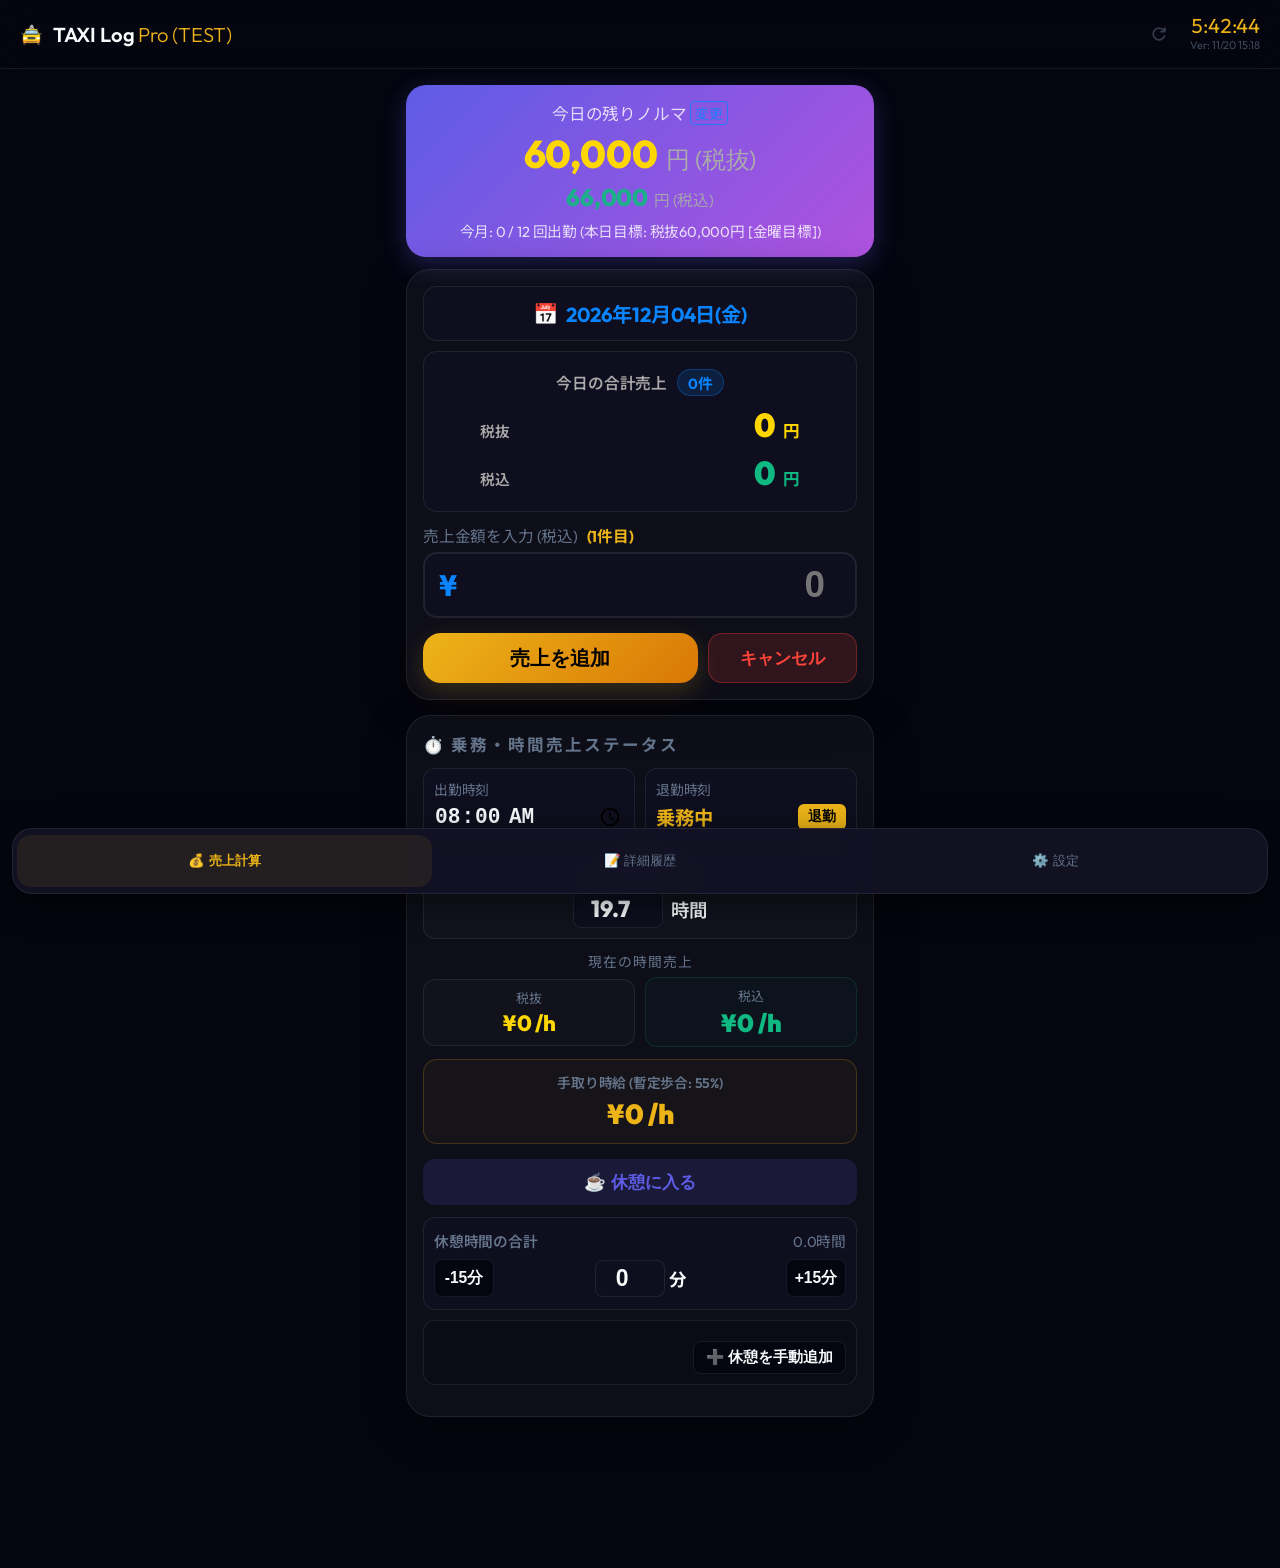
<file: test/index.html>
<!DOCTYPE html>
<html lang="ja">
<head>
    <meta charset="UTF-8">
    <meta name="viewport" content="width=device-width, initial-scale=1.0, maximum-scale=1.0, user-scalable=no">
    <title>TAXI Log Pro</title>
    <link rel="stylesheet" href="style.css?v=20261015_1530">
    <link rel="apple-touch-icon" href="icon.png">
    <link rel="icon" type="image/png" href="icon.png">
    <link rel="preconnect" href="https://fonts.googleapis.com">
    <link rel="preconnect" href="https://fonts.gstatic.com" crossorigin>
    <link href="https://fonts.googleapis.com/css2?family=Outfit:wght@300;400;600&family=Noto+Sans+JP:wght@400;700&display=swap" rel="stylesheet">
</head>
<body class="dark-theme">
    <div id="celebration-overlay">
        <div id="celebration-text">TARGET<br>ACHIEVED!</div>
    </div>
    <header class="main-header">
        <div class="logo">
            <span class="logo-icon">🚖</span>
            <h1>TAXI Log <span>Pro</span></h1>
        </div>
        <div class="header-right" style="display: flex; align-items: center; gap: 10px; justify-content: flex-end;">
            <button onclick="handleAppReload(this)" style="background: none; border: none; color: var(--text-muted); padding: 6px; display: inline-flex; align-items: center; justify-content: center; opacity: 0.5; transition: opacity 0.2s, transform 0.4s; cursor: pointer; -webkit-tap-highlight-color: transparent;" onmouseover="this.style.opacity=1" onmouseout="this.style.opacity=0.5" title="再読み込み">
                <svg width="14" height="14" viewBox="0 0 24 24" fill="none" stroke="currentColor" stroke-width="3" stroke-linecap="round" stroke-linejoin="round" style="display: block; pointer-events: none;"><path d="M21.5 2v6h-6M21.34 15.57a10 10 0 1 1-.57-8.38l5.67-5.67"/></svg>
            </button>
            <div style="text-align: right; min-width: 78px;">
                <div id="live-clock" class="live-clock" style="font-variant-numeric: tabular-nums;">--:--:--</div>
                <div class="app-version">Ver: 10/15 15:30</div>
            </div>
        </div>
    </header>

    <main class="container">


        <!-- 新設：詳細履歴ビュー -->
        <div id="view-history" class="view-content" style="padding: 10px 4px; box-sizing: border-box;">
            <!-- 選択された日の詳細 (カレンダーより上に表示) -->
            <div id="selected-day-details-box" style="margin-bottom: 15px;"></div>

            <!-- カレンダー表示 -->
            <section id="cal-section" class="card" style="margin-bottom: 15px;">
                <div class="flex-between" style="margin-bottom: 15px; align-items: center;">
                    <h2 style="margin: 0; font-size: 1.1rem;">📅 売上カレンダー</h2>
                    <div class="select-group" style="display: flex; gap: 8px;">
                        <select id="hist-year" onchange="refreshCalc()" style="padding: 6px 10px; border-radius: 8px; background: var(--bg-surface); color: var(--text-main); border: 1px solid var(--border); font-weight: bold;"></select>
                        <select id="hist-month" onchange="refreshCalc()" style="padding: 6px 10px; border-radius: 8px; background: var(--bg-surface); color: var(--text-main); border: 1px solid var(--border); font-weight: bold;"></select>
                    </div>
                </div>
                <div class="cal-grid" id="cal-container"></div>
            </section>

            <!-- 集計カード -->
            <section class="card black-card" style="background: var(--dark-card); text-align: center; margin-bottom: 15px;">
                <div id="hist-label" style="font-size: 1.1rem; font-weight: bold; margin-bottom: 15px;">集計</div>
                <div style="font-size:0.9rem; opacity:0.8; margin-bottom: 5px;">期間総売上</div>
                <div style="display: flex; gap: 20px; align-items: baseline; justify-content: center; flex-wrap: wrap; margin-bottom: 5px;">
                    <div style="color: #FFD700; font-size: 1.8rem; font-weight: 900;">
                        <small style="font-size:0.8rem; color:#aaa; font-weight:normal; margin-right:2px;">税抜</small><span id="hist-total-sales">0</span><small style="font-size:1rem; color:#FFD700;">円</small>
                    </div>
                    <div style="color: var(--success); font-size: 1.8rem; font-weight: 900;">
                        <small style="font-size:0.8rem; color:#aaa; font-weight:normal; margin-right:2px;">税込</small><span id="hist-total-sales-gross">0</span><small style="font-size:1rem; color:var(--success);">円</small>
                    </div>
                </div>
                <div style="font-size: 0.85rem; color: var(--text-muted); font-weight: bold; margin-bottom: 10px;">( 1日平均(税抜): <span id="hist-avg-sales">0</span>円 / 目標: <span id="hist-target-avg">0</span>円 )</div>
                <div id="hist-target-diff" style="font-size: 0.95rem; font-weight: 800; margin-bottom: 15px; display: inline-block; padding: 4px 12px; border-radius: 10px;"></div>
                <div style="border-top: 1px solid rgba(255,255,255,0.1); padding-top: 15px;">
                    <div class="badge" id="hist-rate" style="background: rgba(128,128,128,0.2); color: var(--text-main); padding: 4px 12px; border-radius: 12px; font-size: 0.85rem; font-weight: bold; display: inline-block; margin-bottom: 10px;">暫定歩合: 55%</div>
                    <div style="font-size:0.85rem; opacity:0.8; margin-bottom: 5px;">推定歩合給</div>
                    <div class="total-val" id="hist-total-income" style="font-size: 2.4rem; font-weight: 900; color: #FFD700;">0円</div>
                </div>
            </section>

            <!-- アコーディオン式詳細履歴 -->
            <section class="history-section">
                <div class="card-header" style="margin-bottom: 12px;">
                    <h2 style="font-size: 1.1rem;">📝 日別売上詳細</h2>
                </div>
                <div id="history-groups"></div>
            </section>
        </div>

        <!-- 2. 売上計算ビュー (「タク計」機能) -->
        <div id="view-calc" class="view-content active">
            <!-- 今日の残りノルマヒーロー -->
            <div class="target-hero" onclick="openGoalEditModal()" style="cursor: pointer; transition: transform 0.2s, background-color 0.2s; -webkit-tap-highlight-color: transparent;" onmouseover="this.style.backgroundColor='rgba(255,255,255,0.05)'" onmouseout="this.style.backgroundColor=''" onmousedown="this.style.transform='scale(0.98)'" onmouseup="this.style.transform='scale(1)'">
                <div style="font-size: 0.9rem; opacity: 0.8; display: flex; align-items: center; justify-content: center; gap: 4px;">今日の残りノルマ <span style="font-size: 0.75rem; color: var(--ios-blue); border: 1px solid var(--ios-blue); padding: 1px 4px; border-radius: 4px;">変更</span></div>
                <div class="val" style="color: #FFD700;"><span id="disp-norm">0</span> <small style="font-size: 1.3rem; color: #aaa; font-weight: normal; margin-left: 2px;">円 (税抜)</small></div>
                <div style="font-size: 1.3rem; opacity: 0.9; margin-bottom: 8px; color: var(--success); font-weight: 800;"><span id="disp-norm-gross">0</span> <small style="font-size: 0.85rem; color: #aaa; font-weight: normal; margin-left: 2px;">円 (税込)</small></div>
                <div id="disp-progress" style="font-size: 0.8rem; opacity: 0.8;">---</div>
            </div>

            <!-- 売上追加カード (手動入力用) -->
            <section class="card" style="padding: 16px; margin-bottom: 15px;">
                <div id="btn-open-date-picker" onclick="openDatePickerModal()" style="border: 1px solid var(--border); border-radius: 14px; padding: 12px; font-size: 1.1rem; color: var(--ios-blue); font-weight: bold; width: 100%; margin-bottom:10px; background: var(--bg-surface); cursor: pointer; text-align: center; box-sizing: border-box; display: flex; justify-content: center; align-items: center; gap: 8px; -webkit-tap-highlight-color: transparent;">
                    <span>📅</span> <span id="disp-work-date-text">----年--月--日</span>
                </div>
                <input type="hidden" id="work-date" value="">
                <div class="today-sum-box" style="background: var(--bg-surface); border: 1px solid var(--border); color: var(--text-main); padding: 12px 10px; border-radius: 14px; display: inline-block; margin-bottom: 12px; width: 100%; box-sizing: border-box;">
                    <div id="disp-today-sum"></div>
                </div>
                
                <div class="input-group">
                    <label style="font-size: 0.85rem; margin-bottom: 4px; display: block; color: var(--text-muted);">売上金額を入力 (税込)<span id="input-count-badge" style="color: var(--accent); font-weight: bold; margin-left: 6px;"></span></label>
                    <div class="currency-input-wrapper" style="position: relative; width: 100%; margin: 5px auto 0;">
                        <span class="currency-symbol" style="position: absolute; left: 15px; top: 50%; transform: translateY(-50%); font-size: 1.6rem; font-weight: 800; color: var(--ios-blue);">¥</span>
                        <input type="number" id="input-gross" pattern="\d*" placeholder="0" oninput="updateNormPreview()" class="huge-input" style="width: 100%; border: 2px solid var(--border); border-radius: 14px; padding: 10px 15px 10px 40px; font-size: 2rem; text-align: right; font-weight: 800; outline: none; background: var(--bg-surface); color: var(--text-main); box-sizing: border-box; -webkit-appearance: none;">
                    </div>
                </div>
                <div style="display: flex; gap: 10px; margin-top: 15px;">
                    <button onclick="saveCalcData(false)" class="main-action-btn pickup" style="flex: 2; height: 50px; font-size: 1.1rem; padding: 10px; margin: 0;">売上を追加</button>
                    <button onclick="saveCalcData(true)" style="flex: 1; height: 50px; font-size: 0.95rem; font-weight: bold; background: rgba(255, 69, 58, 0.15); border: 1.5px solid rgba(255, 69, 58, 0.3); color: #ff453a; border-radius: 14px; cursor: pointer; padding: 10px; -webkit-tap-highlight-color: transparent;">キャンセル</button>
                </div>
            </section>

            <!-- ⏱️ 乗務・時間売上ステータス -->
            <section class="card" style="padding: 16px; margin-bottom: 15px;">
                <h2 style="font-size: 0.9rem; color: var(--text-muted); text-transform: uppercase; letter-spacing: 2px; margin-bottom: 12px;">⏱️ 乗務・時間売上ステータス</h2>
                
                <!-- 出勤時刻 & 退勤時刻の入力とアクション -->
                <div style="display: flex; gap: 10px; margin-bottom: 12px; align-items: center;">
                    <div style="flex: 1; background: var(--bg-surface); padding: 10px; border-radius: 12px; border: 1px solid var(--border);">
                        <span style="font-size: 0.75rem; color: var(--text-muted); display: block; margin-bottom: 4px;">出勤時刻</span>
                        <input type="time" id="work-start-time" value="08:00" onchange="changeWorkStartTime()" style="width: 100%; border: none; background: none; color: var(--text-main); font-size: 1.15rem; font-weight: bold; outline: none; padding: 0;">
                    </div>
                    <div style="flex: 1; background: var(--bg-surface); padding: 10px; border-radius: 12px; border: 1px solid var(--border); position: relative;">
                        <span style="font-size: 0.75rem; color: var(--text-muted); display: block; margin-bottom: 4px;">退勤時刻</span>
                        <div style="display: flex; align-items: center; justify-content: space-between; width: 100%;">
                            <input type="time" id="work-end-time" onchange="changeWorkEndTime()" style="width: 100%; border: none; background: none; color: var(--text-main); font-size: 1.15rem; font-weight: bold; outline: none; padding: 0; display: none;">
                            <span id="disp-end-time-status" style="font-size: 1.05rem; font-weight: bold; color: var(--accent);">乗務中</span>
                            <button id="btn-action-end-time" onclick="toggleWorkEnd()" style="background: var(--accent); color: #000; border: none; padding: 4px 10px; border-radius: 6px; font-size: 0.75rem; font-weight: bold; cursor: pointer; transition: background 0.1s; -webkit-tap-highlight-color: transparent;">退勤</button>
                        </div>
                    </div>
                </div>

                <!-- 実稼働時間表示・入力 -->
                <div style="background: rgba(255,255,255,0.02); border: 1px solid var(--border); padding: 10px; border-radius: 12px; text-align: center; margin-bottom: 12px;">
                    <span style="font-size: 0.75rem; color: var(--text-muted); display: block; margin-bottom: 4px; text-transform: uppercase; letter-spacing: 1px;">実稼働時間</span>
                    <div style="display: flex; align-items: center; justify-content: center; gap: 8px;">
                        <input type="number" id="input-work-hours" step="0.1" min="0" onchange="changeWorkHours()" style="background: var(--bg-surface); border: 1px solid var(--border); color: var(--text-main); font-size: 1.25rem; font-weight: 800; font-family: 'Outfit', sans-serif; text-align: center; width: 90px; border-radius: 8px; padding: 4px 0; -webkit-appearance: none;">
                        <span style="font-size: 1rem; color: var(--text-main); font-weight: 600;">時間</span>
                        <button id="btn-reset-work-hours" onclick="resetWorkHours()" style="display: none; background: rgba(255, 69, 58, 0.15); border: 1px solid rgba(255, 69, 58, 0.3); color: #ff453a; padding: 4px 8px; border-radius: 6px; font-size: 0.7rem; font-weight: bold; cursor: pointer; -webkit-tap-highlight-color: transparent;">自動に戻す</button>
                    </div>
                </div>

                <!-- 時間売上 (税込・税抜の横並び) -->
                <div style="margin-bottom: 12px;">
                    <span id="disp-hourly-title" style="font-size: 0.75rem; color: var(--text-muted); display: block; margin-bottom: 6px; text-transform: uppercase; letter-spacing: 1px; text-align: center;">現在の時間売上</span>
                    <div style="display: flex; gap: 10px; align-items: center;">
                        <div style="flex: 1; background: rgba(255,255,255,0.02); border: 1px solid var(--border); padding: 8px; border-radius: 12px; text-align: center;">
                            <span style="font-size: 0.7rem; color: var(--text-muted); display: block; margin-bottom: 2px;">税抜</span>
                            <span id="disp-hourly-net" style="font-size: 1.2rem; font-weight: 800; color: #FFD700; font-family: 'Outfit', sans-serif;">¥0 /h</span>
                        </div>
                        <div style="flex: 1; background: rgba(16,185,129,0.03); border: 1px solid rgba(16,185,129,0.15); padding: 8px; border-radius: 12px; text-align: center;">
                            <span style="font-size: 0.7rem; color: var(--text-muted); display: block; margin-bottom: 2px;">税込</span>
                            <span id="disp-hourly-gross" style="font-size: 1.35rem; font-weight: 900; color: var(--success); font-family: 'Outfit', sans-serif;">¥0 /h</span>
                        </div>
                    </div>
                </div>

                <!-- 手取り時給 (歩合考慮) -->
                <div id="disp-hourly-income-box" style="background: rgba(237, 180, 24, 0.04); border: 1px solid rgba(237, 180, 24, 0.2); padding: 12px; border-radius: 14px; text-align: center; box-sizing: border-box; margin-bottom: 15px;">
                    <span id="disp-hourly-income-label" style="font-size: 0.75rem; color: var(--text-muted); display: block; margin-bottom: 4px; font-weight: 600;">手取り時給 (暫定歩合: 0%)</span>
                    <span id="disp-hourly-income" style="font-size: 1.5rem; font-weight: 900; color: var(--accent); font-family: 'Outfit', sans-serif;">¥0 /h</span>
                </div>

                <!-- 休憩開始ボタン -->
                <div style="margin-bottom: 12px;">
                    <button id="btn-toggle-break" onclick="toggleBreak()" style="width: 100%; height: 46px; border-radius: 12px; border: none; font-weight: bold; font-size: 0.95rem; cursor: pointer; transition: all 0.2s; display: flex; align-items: center; justify-content: center; gap: 6px; background: rgba(94, 92, 230, 0.15); color: #5e5ce6;">
                        <span>☕ 休憩に入る</span>
                    </button>
                </div>

                <!-- 休憩時間調整 -->
                <div style="background: var(--bg-surface); padding: 12px 10px; border-radius: 12px; border: 1px solid var(--border); margin-bottom: 15px;">
                    <div style="display: flex; justify-content: space-between; align-items: center; margin-bottom: 8px;">
                        <span style="font-size: 0.8rem; color: var(--text-muted); font-weight: 600;">休憩時間の合計</span>
                        <span id="disp-break-hours" style="font-size: 0.8rem; color: var(--text-muted);">0.0時間</span>
                    </div>
                    <div style="display: flex; align-items: center; justify-content: space-between; gap: 8px;">
                        <button onclick="adjustBreakTime(-15)" style="background: var(--bg-main); color: var(--text-main); border: 1px solid var(--border); width: 60px; height: 38px; border-radius: 8px; font-weight: bold; font-size: 0.85rem; cursor: pointer;">-15分</button>
                        <div style="display: flex; align-items: center; justify-content: center; gap: 4px; flex: 1;">
                            <input type="number" id="input-break-minutes" value="180" onchange="changeBreakMinutes()" style="width: 70px; text-align: center; border: 1px solid var(--border); background: var(--bg-surface); color: var(--text-main); font-size: 1.25rem; font-weight: bold; padding: 4px; border-radius: 8px; outline: none; -webkit-appearance: none;">
                            <span style="font-size: 0.95rem; font-weight: bold;">分</span>
                        </div>
                        <button onclick="adjustBreakTime(15)" style="background: var(--bg-main); color: var(--text-main); border: 1px solid var(--border); width: 60px; height: 38px; border-radius: 8px; font-weight: bold; font-size: 0.85rem; cursor: pointer;">+15分</button>
                    </div>
                </div>

                <!-- 休憩履歴リスト -->
                <div id="break-history-list" style="margin-top: -5px; margin-bottom: 15px; font-size: 0.82rem; color: var(--text-muted); background: rgba(0,0,0,0.15); padding: 10px; border-radius: 12px; border: 1px solid var(--border); display: none; box-sizing: border-box;"></div>
            </section>


        </div>

        <!-- 4. 設定ビュー -->
        <div id="view-settings" class="view-content">
            <!-- 📖 使い方ガイドボタン -->
            <section class="card" style="padding: 15px; margin-bottom: 15px; background: rgba(94, 92, 230, 0.08); border: 1px solid rgba(94, 92, 230, 0.3); border-radius: 18px;">
                <div style="display: flex; justify-content: space-between; align-items: center; gap: 10px;">
                    <div>
                        <div style="font-size: 0.95rem; font-weight: bold; color: var(--text-main);">📖 アプリの使い方ガイド</div>
                        <div style="font-size: 0.75rem; color: var(--text-muted); margin-top: 2px;">初期設定や日々の売上・休憩の入力方法を確認できます</div>
                    </div>
                    <button onclick="openHelpModal()" class="btn-primary" style="padding: 8px 16px; font-size: 0.85rem; border-radius: 10px; background: #0a84ff; font-weight: bold; border: none; color: #fff; cursor: pointer; white-space: nowrap; transition: transform 0.1s; -webkit-appearance: none;">開く</button>
                </div>
            </section>

            <!-- 📢 アップデート情報 -->
            <section id="update-info-card" class="card" style="padding: 15px; margin-bottom: 15px; background: rgba(16, 185, 129, 0.05); border: 1px solid rgba(16, 185, 129, 0.25); border-radius: 18px;">
                <h3 style="margin: 0 0 10px 0; font-size: 0.95rem; color: var(--success); display: flex; align-items: center; gap: 6px; font-weight: 800;">📢 アップデート情報</h3>
                <div id="update-info-list" style="font-size: 0.8rem; line-height: 1.6; color: var(--text-muted); display: flex; flex-direction: column; gap: 6px;"></div>
            </section>

            <!-- 📊 曜日別営業分析 -->
            <section id="analytics-card" class="card" style="padding: 15px; margin-bottom: 15px; background: rgba(94, 92, 230, 0.05); border: 1px solid rgba(94, 92, 230, 0.25); border-radius: 18px;">
                <div style="display: flex; justify-content: space-between; align-items: center; margin-bottom: 12px; flex-wrap: wrap; gap: 8px;">
                    <h3 style="margin: 0; font-size: 0.95rem; color: #5e5ce6; display: flex; align-items: center; gap: 6px; font-weight: 800;">📊 曜日別営業分析</h3>
                    <select id="analytics-period" onchange="updateAnalytics()" style="padding: 6px 10px; border-radius: 8px; background: var(--bg-surface); color: var(--text-main); border: 1px solid var(--border); font-weight: bold; font-size: 0.8rem; outline: none; -webkit-tap-highlight-color: transparent;"></select>
                </div>
                <div id="analytics-content" style="font-size: 0.8rem; color: var(--text-muted);">
                    <div style="text-align: center; padding: 10px 0;">分析データを読み込み中...</div>
                </div>
            </section>

            <section class="card settings-card" style="padding: 15px;">
                <div class="card-header">
                    <h2>⚙️ 目標設定</h2>
                </div>
                <div class="settings-list">
                    <div class="setting-item-row" style="display:flex; justify-content:space-between; align-items:center; padding:12px 0; border-bottom:1px solid var(--border);">
                        <span style="font-weight: bold; font-size: 0.95rem;">設定対象の年月</span>
                        <div style="display: flex; gap: 8px;">
                            <select id="set-year" onchange="loadMonthlySettings()" style="padding: 8px; border-radius: 8px; background: var(--bg-surface); color: var(--text-main); border: 1px solid var(--border); font-weight: bold;"></select>
                            <select id="set-month" onchange="loadMonthlySettings()" style="padding: 8px; border-radius: 8px; background: var(--bg-surface); color: var(--text-main); border: 1px solid var(--border); font-weight: bold;"></select>
                        </div>
                    </div>
                    <!-- 出勤予定日カレンダー -->
                    <div class="setting-item-col" style="padding:12px 0; border-bottom:1px solid var(--border);">
                        <span style="font-weight: bold; font-size: 0.95rem; display: block; margin-bottom: 8px;">出勤予定日の選択 (カレンダーから選択)</span>
                        <div id="settings-workdates-calendar" style="display: grid; grid-template-columns: repeat(7, 1fr); gap: 6px; background: rgba(0,0,0,0.15); padding: 10px; border-radius: 12px; margin-bottom: 8px;"></div>
                        <div style="font-size: 0.8rem; color: var(--text-muted); display: flex; justify-content: space-between;">
                            <span>※タップしてON/OFF（黄＝出勤日）</span>
                            <span>選択中: <strong id="disp-settings-workdates-count" style="color:var(--accent);">0</strong> 日</span>
                        </div>
                    </div>
                    <!-- ⚡ 平日以外 一括目標設定 -->
                    <div style="background: rgba(255, 215, 0, 0.03); padding: 12px; border-radius: 14px; margin: 10px 0; border: 1px solid rgba(237, 180, 24, 0.25);">
                        <span style="font-weight: 800; font-size: 0.85rem; display: block; margin-bottom: 8px; color: var(--accent);">⚡ 平日以外を一括コピー (簡単入力)</span>
                        <div style="display: flex; gap: 8px; align-items: center; justify-content: space-between;">
                            <span style="font-size: 0.8rem; color: var(--text-muted); font-weight: bold;">金・土・日・祝・祝前 一括</span>
                            <input type="number" id="quick-other" placeholder="60000" style="width:110px; text-align:right; border:1px solid var(--border); font-size:0.95rem; font-weight:bold; padding:6px 10px; border-radius:8px; background:var(--bg-surface); color:white; outline:none;" oninput="applyQuickGoal('other')">
                        </div>
                    </div>

                    <div class="setting-item-row" style="display:flex; justify-content:space-between; align-items:center; padding:12px 0; border-bottom:1px solid var(--border);">
                        <span style="font-weight: bold; font-size: 0.95rem;">平日目標 (月〜木・税抜)</span>
                        <input type="number" id="set-weekday-goal" oninput="saveCalcSettings()" style="width:140px; text-align:right; border:1px solid var(--border); font-size:1.1rem; font-weight:bold; color:white; background:#1c1c1e; outline:none; padding:8px 12px; border-radius:10px;">
                    </div>
                    <div class="setting-item-row" style="display:flex; justify-content:space-between; align-items:center; padding:12px 0; border-bottom:1px solid var(--border);">
                        <span style="font-weight: bold; font-size: 0.95rem;">金曜目標 (税抜)</span>
                        <input type="number" id="set-fri-goal" oninput="saveCalcSettings()" style="width:140px; text-align:right; border:1px solid var(--border); font-size:1.1rem; font-weight:bold; color:white; background:#1c1c1e; outline:none; padding:8px 12px; border-radius:10px;">
                    </div>
                    <div class="setting-item-row" style="display:flex; justify-content:space-between; align-items:center; padding:12px 0; border-bottom:1px solid var(--border);">
                        <span style="font-weight: bold; font-size: 0.95rem;">土曜目標 (税抜)</span>
                        <input type="number" id="set-sat-goal" oninput="saveCalcSettings()" style="width:140px; text-align:right; border:1px solid var(--border); font-size:1.1rem; font-weight:bold; color:white; background:#1c1c1e; outline:none; padding:8px 12px; border-radius:10px;">
                    </div>
                    <div class="setting-item-row" style="display:flex; justify-content:space-between; align-items:center; padding:12px 0; border-bottom:1px solid var(--border);">
                        <span style="font-weight: bold; font-size: 0.95rem;">日曜目標 (税抜)</span>
                        <input type="number" id="set-sun-goal" oninput="saveCalcSettings()" style="width:140px; text-align:right; border:1px solid var(--border); font-size:1.1rem; font-weight:bold; color:white; background:#1c1c1e; outline:none; padding:8px 12px; border-radius:10px;">
                    </div>
                    <div class="setting-item-row" style="display:flex; justify-content:space-between; align-items:center; padding:12px 0; border-bottom:1px solid var(--border);">
                        <span style="font-weight: bold; font-size: 0.95rem;">祝日目標 (税抜)</span>
                        <input type="number" id="set-holiday-goal" oninput="saveCalcSettings()" style="width:140px; text-align:right; border:1px solid var(--border); font-size:1.1rem; font-weight:bold; color:white; background:#1c1c1e; outline:none; padding:8px 12px; border-radius:10px;">
                    </div>
                    <div class="setting-item-row" style="display:flex; justify-content:space-between; align-items:center; padding:12px 0; border-bottom:1px solid var(--border);">
                        <span style="font-weight: bold; font-size: 0.95rem;">祝前日目標 (税抜)</span>
                        <input type="number" id="set-eve-goal" oninput="saveCalcSettings()" style="width:140px; text-align:right; border:1px solid var(--border); font-size:1.1rem; font-weight:bold; color:white; background:#1c1c1e; outline:none; padding:8px 12px; border-radius:10px;">
                    </div>

                    <!-- 🎯 個別変更分反映済みの目標売上リスト -->
                    <div id="set-custom-goals-container" style="margin: 12px 0; display: none; background: rgba(10, 132, 255, 0.06); padding: 12px 14px; border-radius: 14px; border: 1px solid rgba(10, 132, 255, 0.25);">
                        <span style="font-weight: 800; font-size: 0.85rem; display: block; margin-bottom: 8px; color: var(--ios-blue);">🎯 個別変更済みの目標売上</span>
                        <div id="set-custom-goals-list" style="display: flex; flex-direction: column; gap: 8px; max-height: 150px; overflow-y: auto;"></div>
                    </div>
                    <div class="setting-item-row" style="display:flex; justify-content:space-between; align-items:center; padding:12px 0; border-bottom:1px solid var(--border); background: rgba(255, 215, 0, 0.02);">
                        <span style="font-weight: bold; font-size: 0.95rem; color: var(--accent);">目標売上 (税抜・自動計算)</span>
                        <input type="number" id="set-goal" oninput="saveCalcSettings()" style="width:140px; text-align:right; border:1px solid var(--border); font-size:1.1rem; font-weight:bold; color:var(--accent); background:#1c1c1e; outline:none; padding:8px 12px; border-radius:10px;" readonly>
                    </div>
                    <div id="row-custom-goal-total" class="setting-item-row" style="display:flex; justify-content:space-between; align-items:center; padding:12px 0; border-bottom:1px solid var(--border); background: rgba(10, 132, 255, 0.03);">
                        <span style="font-weight: bold; font-size: 0.95rem; color: var(--ios-blue);">個別変更反映後の目標売上</span>
                        <input type="number" id="set-custom-goal-total" style="width:140px; text-align:right; border:1px solid var(--border); font-size:1.1rem; font-weight:bold; color:var(--ios-blue); background:#1c1c1e; outline:none; padding:8px 12px; border-radius:10px;" readonly>
                    </div>
                    <div class="setting-item-row" style="display:flex; justify-content:space-between; align-items:center; padding:12px 0; border-bottom:1px solid var(--border);">
                        <span style="font-weight: bold; font-size: 0.95rem;">全出勤日数</span>
                        <input type="number" id="set-days" oninput="saveCalcSettings()" style="width:140px; text-align:right; border:1px solid var(--border); font-size:1.1rem; font-weight:bold; color:white; background:#1c1c1e; outline:none; padding:8px 12px; border-radius:10px;" readonly>
                    </div>
                    <div class="setting-item-row" style="display:flex; justify-content:space-between; align-items:center; padding:12px 0; border-bottom:1px solid var(--border);">
                        <span style="font-weight: bold; font-size: 0.95rem;">ベース出勤時刻</span>
                        <input type="time" id="set-base-start-time" onchange="saveCalcSettings()" style="width:140px; text-align:right; border:1px solid var(--border); font-size:1.1rem; font-weight:bold; color:white; background:#1c1c1e; outline:none; padding:8px 12px; border-radius:10px;">
                    </div>
                    <div class="setting-item-row" style="display:flex; justify-content:space-between; align-items:center; padding:12px 0; border-bottom:1px solid var(--border);">
                        <div>
                            <div style="font-weight: bold; font-size: 0.95rem;">日付切替時刻 (締め時間)</div>
                            <div style="font-size: 0.75rem; color: var(--text-muted);">この時間より前は前日として自動判定</div>
                        </div>
                        <input type="time" id="set-cutoff-time" onchange="saveCalcSettings()" style="width:130px; text-align:right; border:1px solid var(--border); font-size:1.1rem; font-weight:bold; color:white; background:#1c1c1e; outline:none; padding:8px 12px; border-radius:10px;">
                    </div>
                    <div class="setting-item-row" style="display:flex; justify-content:space-between; align-items:center; padding:12px 0; border-bottom:1px solid var(--border);">
                        <span style="font-weight: bold; font-size: 0.95rem;">標準乗務時間 (終業)</span>
                        <div style="display: flex; align-items: center; gap: 4px;">
                            <input type="number" id="set-standard-work-hours" oninput="saveCalcSettings()" style="width:60px; text-align:center; border:1px solid var(--border); font-size:1.1rem; font-weight:bold; color:white; background:#1c1c1e; outline:none; padding:8px; border-radius:10px;">
                            <span style="font-size:0.85rem; font-weight:bold; color:var(--text-muted); margin-right:4px;">時間</span>
                            <input type="number" id="set-standard-work-minutes" oninput="saveCalcSettings()" style="width:60px; text-align:center; border:1px solid var(--border); font-size:1.1rem; font-weight:bold; color:white; background:#1c1c1e; outline:none; padding:8px; border-radius:10px;">
                            <span style="font-size:0.85rem; font-weight:bold; color:var(--text-muted);">分</span>
                        </div>
                    </div>
                    <div class="setting-item-row" style="display:flex; justify-content:space-between; align-items:center; padding:12px 0; border-bottom:1px solid var(--border);">
                        <div>
                            <div style="font-weight: bold; font-size: 0.95rem;">デフォルト休憩時間</div>
                            <div style="font-size: 0.75rem; color: var(--text-muted);">1乗務あたりの目標休憩時間</div>
                        </div>
                        <div style="display: flex; align-items: center; gap: 4px;">
                            <input type="number" id="set-default-break-hours" oninput="saveCalcSettings()" style="width:60px; text-align:center; border:1px solid var(--border); font-size:1.1rem; font-weight:bold; color:white; background:#1c1c1e; outline:none; padding:8px; border-radius:10px;">
                            <span style="font-size:0.85rem; font-weight:bold; color:var(--text-muted); margin-right:4px;">時間</span>
                            <input type="number" id="set-default-break-minutes" oninput="saveCalcSettings()" style="width:60px; text-align:center; border:1px solid var(--border); font-size:1.1rem; font-weight:bold; color:white; background:#1c1c1e; outline:none; padding:8px; border-radius:10px;">
                            <span style="font-size:0.85rem; font-weight:bold; color:var(--text-muted);">分</span>
                        </div>
                    </div>
                    <div class="setting-item-row" style="display:flex; justify-content:space-between; align-items:center; padding:12px 0; border-bottom:1px solid var(--border); gap: 12px;">
                        <div style="flex: 1; min-width: 0;">
                            <div style="font-weight: bold; font-size: 0.95rem; display: flex; align-items: center; gap: 6px;">
                                <span>☕ 休憩の自動配分モード</span>
                            </div>
                            <div style="font-size: 0.75rem; color: var(--text-muted); margin-top: 2px;">乗務時間に応じて休憩を自動配分し実時給を算出</div>
                        </div>
                        <label class="switch" style="flex-shrink: 0;">
                            <input type="checkbox" id="set-auto-break-deduction" onchange="toggleAutoBreakDeduction(this.checked)">
                            <span class="slider"></span>
                        </label>
                    </div>
                    <div class="setting-item-row" style="display:flex; justify-content:space-between; align-items:center; padding:12px 0; gap: 12px;">
                        <div style="flex: 1; min-width: 0;">
                            <div style="font-weight: bold; font-size: 0.95rem; display: flex; align-items: center; gap: 6px;">
                                <span>⏱️ 残業時間の自動計算 (最大21時間)</span>
                            </div>
                            <div style="font-size: 0.75rem; color: var(--text-muted); margin-top: 2px;">標準乗務時間を超えても最大21時間まで実働時間を加算</div>
                        </div>
                        <label class="switch" style="flex-shrink: 0;">
                            <input type="checkbox" id="set-auto-overtime-calc" onchange="toggleAutoOvertimeCalc(this.checked)">
                            <span class="slider"></span>
                        </label>
                    </div>
                </div>
            </section>

            <section class="card" style="padding: 15px;">
                <div style="display: flex; justify-content: space-between; align-items: center; padding: 12px 0; border-bottom: 1px solid var(--border);">
                    <div>
                        <div style="font-size: 0.95rem; font-weight: bold;">ダークモード</div>
                        <div style="font-size: 0.75rem; color: var(--text-muted);">UIテーマの切り替え</div>
                    </div>
                    <label class="switch">
                        <input type="checkbox" id="setting-darkmode" checked>
                        <span class="slider"></span>
                    </label>
                </div>
            </section>

            <!-- 💾 データ管理 & バックアップ -->
            <section class="card" style="padding: 15px; margin-bottom: 20px;">
                <h2 style="font-size: 0.9rem; margin-bottom: 10px; border-bottom: 1px solid var(--border); padding-bottom: 6px; text-transform: uppercase; letter-spacing: 1px;">💾 データ管理 & バックアップ</h2>
                <p style="font-size: 0.75rem; color: var(--text-muted); margin-bottom: 12px;">売上計算データのバックアップと引き継ぎを行います。</p>
                
                <div style="display: flex; flex-direction: column; gap: 10px;">
                    <div style="display: grid; grid-template-columns: 1fr 1fr; gap: 10px;">
                        <button onclick="copyBackup()" class="btn-secondary" style="padding: 12px; font-size: 0.85rem; border-radius: 10px; font-weight: bold; background: #1c1c1e; color: #FFD700; border: 1px solid var(--border); cursor: pointer;">📋 データをバックアップ</button>
                        <button onclick="restoreBackup()" class="btn-secondary" style="padding: 12px; font-size: 0.85rem; border-radius: 10px; font-weight: bold; background: #1c1c1e; color: var(--success); border: 1px solid var(--border); cursor: pointer;">📥 データを復元</button>
                    </div>
                    <button onclick="exportCSV()" class="btn-secondary" style="padding: 12px; font-size: 0.85rem; border-radius: 10px; font-weight: bold; background: #1c1c1e; color: #60a5fa; border: 1px solid var(--border); cursor: pointer; width: 100%;">📊 Excel用CSV書き出し</button>
                    <button onclick="clearData()" class="btn-secondary" style="padding: 12px; font-size: 0.85rem; border-radius: 10px; font-weight: bold; background: #1c1c1e; color: var(--danger); border: 1px solid var(--border); cursor: pointer; width: 100%;">🗑 全データ・履歴の消去</button>
                </div>
                
                <p class="version" style="text-align: center; font-size: 0.75rem; color: #8e8e93; margin-top: 15px;">TAXI Log Pro v3.1.0</p>
            </section>
        </div>
    </main>



    <!-- 📖 使い方ガイド用モーダル -->
    <div id="help-modal" class="modal-overlay" style="display: none; align-items: flex-start; padding-top: 40px; overflow-y: auto; z-index: 10000; position: fixed; top: 0; left: 0; width: 100%; height: 100%; background: rgba(0,0,0,0.85); justify-content: center;">
        <!-- 常に画面右上に固定表示される閉じるボタン -->
        <button onclick="closeHelpModal()" style="position: fixed; top: 16px; right: 16px; z-index: 10001; background: var(--accent); border: none; color: #000; width: 48px; height: 48px; border-radius: 50%; font-size: 1.4rem; font-weight: bold; cursor: pointer; display: flex; align-items: center; justify-content: center; box-shadow: 0 4px 12px rgba(0,0,0,0.4); -webkit-tap-highlight-color: transparent;">✕</button>
        <div class="modal-content card" style="background: var(--bg-surface); border: 1.5px solid var(--accent); max-width: 420px; width: 92%; margin: 20px auto; padding: 20px; border-radius: 20px; max-height: 80vh; overflow-y: auto; box-sizing: border-box; position: relative; box-shadow: 0 10px 30px rgba(0,0,0,0.5);">
            
            <h2 style="margin: 0 0 15px 0; color: var(--accent); font-size: 1.25rem; text-align: center; border-bottom: 1px solid var(--border); padding-bottom: 10px; font-weight: 800; display: flex; align-items: center; justify-content: center; gap: 6px;">📖 TAXI Log Pro 使い方ガイド</h2>
            
            <div style="font-size: 0.85rem; line-height: 1.6; color: var(--text-main); display: flex; flex-direction: column; gap: 20px;">
                <!-- 1 -->
                <div style="background: rgba(255,255,255,0.02); padding: 12px; border-radius: 12px; border: 1px solid var(--border);">
                    <h3 style="margin: 0 0 6px 0; font-size: 0.95rem; color: var(--accent); display: flex; align-items: center; gap: 6px;">📱 1. スマホのホーム画面に追加</h3>
                    <p style="margin: 0; color: var(--text-muted);">アプリのようにワンタップで起動できるようにしましょう！</p>
                    <ul style="margin: 6px 0 0 16px; padding: 0; color: var(--text-muted);">
                        <li><strong>iPhone (Safari)</strong>: 下の「共有ボタン(□に↑)」➡「ホーム画面に追加」をタップ。※追加する際に「Webアプリとして開く」というチェック項目がある場合は、チェックが入っていることを確認してください。</li>
                        <li><strong>Android (Chrome)</strong>: 右上のメニュー「︙」➡「ホーム画面に追加」または「アプリをインストール」をタップ。</li>
                    </ul>
                </div>
                
                <!-- 2 -->
                <div style="background: rgba(255,255,255,0.02); padding: 12px; border-radius: 12px; border: 1px solid var(--border);">
                    <h3 style="margin: 0 0 6px 0; font-size: 0.95rem; color: var(--accent); display: flex; align-items: center; gap: 6px;">📅 2. 月はじめの設定 (初期設定)</h3>
                    <p style="margin: 0; color: var(--text-muted);">毎月1回、以下の設定をするだけで今月の目標売上が自動セットされます。</p>
                    <ol style="margin: 6px 0 0 16px; padding: 0; color: var(--text-muted);">
                        <li>「⚙️ 設定」タブで<strong>設定対象年月</strong>を選択。</li>
                        <li><strong>出勤カレンダー</strong>で、今月の出勤シフトの日付をタップして<strong>黄色（出勤予定日）</strong>にします。</li>
                        <li>「<strong>平日標準目標</strong>」と「<strong>金土祝前目標</strong>」を入力。</li>
                        <li>自動的に月全体の「目標売上」と「出勤日数」が計算されて保存されます。</li>
                    </ol>
                </div>
                
                <!-- 3 -->
                <div style="background: rgba(255,255,255,0.02); padding: 12px; border-radius: 12px; border: 1px solid var(--border);">
                    <h3 style="margin: 0 0 6px 0; font-size: 0.95rem; color: var(--accent); display: flex; align-items: center; gap: 6px;">💰 3. 毎日の売上追加</h3>
                    <p style="margin: 0; color: var(--text-muted);">「💰 売上計算」タブでの毎日の操作です。</p>
                    <ul style="margin: 6px 0 0 16px; padding: 0; color: var(--text-muted);">
                        <li>降車時の税込売上（例: 4800, 12000など）をテンキーで入力して「<strong>売上を追加する</strong>」を押すだけ。</li>
                        <li>今日の目標（設定した平日目標または金土目標）に自動で連動し、「<strong>今日の残りノルマ</strong>」がリアルタイムに減っていきます。</li>
                    </ul>
                </div>
                
                <!-- 4 -->
                <div style="background: rgba(255,255,255,0.02); padding: 12px; border-radius: 12px; border: 1px solid var(--border);">
                    <h3 style="margin: 0 0 6px 0; font-size: 0.95rem; color: var(--accent); display: flex; align-items: center; gap: 6px;">☕ 4. 休憩時間の計測・編集</h3>
                    <p style="margin: 0; color: var(--text-muted);">乗務中の休憩もしっかり記録・管理できます。</p>
                    <ul style="margin: 6px 0 0 16px; padding: 0; color: var(--text-muted);">
                        <li>休憩に入るときに「<strong>休憩に入る</strong>」を押し、終わったら「<strong>休憩終了</strong>」を押すだけで自動で分数がカウントされます。</li>
                        <li>「何時〜何時まで休憩したか」の履歴は、履歴リストの「<strong>✏️（編集）</strong>」ボタンから後からいつでも開始・終了時刻を修正できます。</li>
                    </ul>
                </div>
                
                <!-- 5 -->
                <div style="background: rgba(255,255,255,0.02); padding: 12px; border-radius: 12px; border: 1px solid var(--border);">
                    <h3 style="margin: 0 0 6px 0; font-size: 0.95rem; color: var(--accent); display: flex; align-items: center; gap: 6px;">📊 5. 履歴と手取り給与の確認</h3>
                    <p style="margin: 0; color: var(--text-muted);">「📝 詳細履歴」タブで今月の全データが集計されます。</p>
                    <ul style="margin: 6px 0 0 16px; padding: 0; color: var(--text-muted);">
                        <li>カレンダーで日別の売上の有無を確認できます。</li>
                        <li>月間売上から会社の歩合給テーブルに沿った「<strong>推定の歩合給</strong>」を自動計算します。</li>
                        <li>さらに売上時給だけでなく、歩合率を考慮した「<strong>実際にもらえる手取り時給</strong>」も売上計算タブに大きく表示され、モチベーション維持に役立ちます。</li>
                    </ul>
                </div>
                
                <!-- 6 -->
                <div style="background: rgba(255,255,255,0.02); padding: 12px; border-radius: 12px; border: 1px solid var(--border);">
                    <h3 style="margin: 0 0 6px 0; font-size: 0.95rem; color: var(--accent); display: flex; align-items: center; gap: 6px;">💾 6. データのバックアップとExcel出力</h3>
                    <p style="margin: 0; color: var(--text-muted);">万が一のデータ保存や、表計算ソフトで編集したい場合に使用します。</p>
                    <ul style="margin: 6px 0 0 16px; padding: 0; color: var(--text-muted);">
                        <li><strong>データをバックアップ</strong>: タップすると暗号化された引き継ぎコードがコピーされます。メモ帳などに貼り付けて保存してください。</li>
                        <li><strong>データを復元</strong>: コピーしておいたコードを貼り付けるだけで、一瞬でこれまでのデータが元の状態に戻ります。</li>
                        <li><strong>Excel用CSV書き出し</strong>: これまでの全売上履歴を、ExcelやGoogleスプレッドシートで文字化けせず直接綺麗に開ける表データ（CSVファイル）としてスマホやPCへ保存します。</li>
                    </ul>
                </div>
            </div>
            
            <button onclick="closeHelpModal()" class="btn-primary" style="background: var(--accent); color: #000; border: none; padding: 14px; border-radius: 12px; font-weight: bold; cursor: pointer; font-size: 1rem; width: 100%; margin-top: 20px; transition: transform 0.1s; -webkit-appearance: none;">閉じる</button>
        </div>
    </div>

    <!-- ☕ 休憩時間追加・編集用モーダル -->
    <div id="break-modal" class="modal-overlay" style="display: none; align-items: flex-start; padding-top: 60px; overflow-y: auto; z-index: 10002; position: fixed; top: 0; left: 0; width: 100%; height: 100%; background: rgba(0,0,0,0.85); justify-content: center;">
        <div class="modal-content card" style="background: var(--bg-surface); border: 1.5px solid var(--accent); max-width: 380px; width: 90%; margin: 20px auto; padding: 20px; border-radius: 20px; box-shadow: 0 10px 30px rgba(0,0,0,0.5); position: relative; text-align: left;">
            <div style="font-size: 1.8rem; text-align: center; margin-bottom: 5px;">☕</div>
            <h3 id="break-modal-title" style="margin: 0 0 20px 0; color: var(--accent); font-size: 1.15rem; font-weight: bold; text-align: center;">休憩時間の追加</h3>
            <input type="hidden" id="break-edit-index" value="-1">

            <!-- 開始時刻設定 -->
            <div style="margin-bottom: 18px;">
                <label style="font-size: 0.85rem; color: var(--text-muted); font-weight: bold; display: block; margin-bottom: 6px;">開始時刻</label>
                <div style="display: flex; gap: 6px; align-items: center;">
                    <input type="time" id="break-start-time" step="300" style="flex: 1; border: 1px solid var(--border); border-radius: 10px; padding: 10px; font-size: 1.1rem; color: var(--text-main); background: #1c1c1e; outline: none; box-sizing: border-box; height: 44px; text-align: center;">
                    <button onclick="adjustBreakModalTime('start', -15)" style="background: var(--bg-main); border: 1px solid var(--border); color: var(--text-main); font-size: 0.8rem; font-weight: bold; width: 44px; height: 44px; border-radius: 10px; cursor: pointer; -webkit-tap-highlight-color: transparent;">-15</button>
                    <button onclick="adjustBreakModalTime('start', -5)" style="background: var(--bg-main); border: 1px solid var(--border); color: var(--text-main); font-size: 0.8rem; font-weight: bold; width: 44px; height: 44px; border-radius: 10px; cursor: pointer; -webkit-tap-highlight-color: transparent;">-5</button>
                    <button onclick="adjustBreakModalTime('start', 5)" style="background: var(--bg-main); border: 1px solid var(--border); color: var(--text-main); font-size: 0.8rem; font-weight: bold; width: 44px; height: 44px; border-radius: 10px; cursor: pointer; -webkit-tap-highlight-color: transparent;">+5</button>
                    <button onclick="adjustBreakModalTime('start', 15)" style="background: var(--bg-main); border: 1px solid var(--border); color: var(--text-main); font-size: 0.8rem; font-weight: bold; width: 44px; height: 44px; border-radius: 10px; cursor: pointer; -webkit-tap-highlight-color: transparent;">+15</button>
                </div>
            </div>

            <!-- 終了時刻設定 -->
            <div style="margin-bottom: 20px;">
                <label style="font-size: 0.85rem; color: var(--text-muted); font-weight: bold; display: block; margin-bottom: 6px;">終了時刻</label>
                <div style="display: flex; gap: 6px; align-items: center;">
                    <input type="time" id="break-end-time" step="300" style="flex: 1; border: 1px solid var(--border); border-radius: 10px; padding: 10px; font-size: 1.1rem; color: var(--text-main); background: #1c1c1e; outline: none; box-sizing: border-box; height: 44px; text-align: center;">
                    <button onclick="adjustBreakModalTime('end', -15)" style="background: var(--bg-main); border: 1px solid var(--border); color: var(--text-main); font-size: 0.8rem; font-weight: bold; width: 44px; height: 44px; border-radius: 10px; cursor: pointer; -webkit-tap-highlight-color: transparent;">-15</button>
                    <button onclick="adjustBreakModalTime('end', -5)" style="background: var(--bg-main); border: 1px solid var(--border); color: var(--text-main); font-size: 0.8rem; font-weight: bold; width: 44px; height: 44px; border-radius: 10px; cursor: pointer; -webkit-tap-highlight-color: transparent;">-5</button>
                    <button onclick="adjustBreakModalTime('end', 5)" style="background: var(--bg-main); border: 1px solid var(--border); color: var(--text-main); font-size: 0.8rem; font-weight: bold; width: 44px; height: 44px; border-radius: 10px; cursor: pointer; -webkit-tap-highlight-color: transparent;">+5</button>
                    <button onclick="adjustBreakModalTime('end', 15)" style="background: var(--bg-main); border: 1px solid var(--border); color: var(--text-main); font-size: 0.8rem; font-weight: bold; width: 44px; height: 44px; border-radius: 10px; cursor: pointer; -webkit-tap-highlight-color: transparent;">+15</button>
                </div>
            </div>

            <!-- クイック設定ボタン -->
            <div style="margin-bottom: 25px;">
                <label style="font-size: 0.85rem; color: var(--text-muted); font-weight: bold; display: block; margin-bottom: 8px;">開始時刻からワンタップで終了時間を決める</label>
                <div style="display: grid; grid-template-columns: repeat(4, 1fr); gap: 8px;">
                    <button onclick="setQuickBreakDuration(10)" style="background: rgba(255, 215, 0, 0.08); border: 1px solid rgba(255, 215, 0, 0.25); color: var(--accent); padding: 8px 0; border-radius: 10px; font-size: 0.85rem; font-weight: bold; cursor: pointer; -webkit-tap-highlight-color: transparent;">10分</button>
                    <button onclick="setQuickBreakDuration(15)" style="background: rgba(255, 215, 0, 0.08); border: 1px solid rgba(255, 215, 0, 0.25); color: var(--accent); padding: 8px 0; border-radius: 10px; font-size: 0.85rem; font-weight: bold; cursor: pointer; -webkit-tap-highlight-color: transparent;">15分</button>
                    <button onclick="setQuickBreakDuration(30)" style="background: rgba(255, 215, 0, 0.08); border: 1px solid rgba(255, 215, 0, 0.25); color: var(--accent); padding: 8px 0; border-radius: 10px; font-size: 0.85rem; font-weight: bold; cursor: pointer; -webkit-tap-highlight-color: transparent;">30分</button>
                    <button onclick="setQuickBreakDuration(60)" style="background: rgba(255, 215, 0, 0.08); border: 1px solid rgba(255, 215, 0, 0.25); color: var(--accent); padding: 8px 0; border-radius: 10px; font-size: 0.85rem; font-weight: bold; cursor: pointer; -webkit-tap-highlight-color: transparent;">60分</button>
                </div>
            </div>

            <!-- アクションボタン -->
            <div style="display: flex; gap: 10px;">
                <button onclick="closeBreakModal()" style="flex: 1; background: var(--bg-main); border: 1px solid var(--border); color: var(--text-main); padding: 12px; border-radius: 12px; font-weight: bold; cursor: pointer; font-size: 0.95rem; text-align: center; -webkit-tap-highlight-color: transparent;">キャンセル</button>
                <button onclick="saveManualBreak()" id="btn-save-break" style="flex: 1; background: var(--accent); border: none; color: #000; padding: 12px; border-radius: 12px; font-weight: bold; cursor: pointer; font-size: 0.95rem; text-align: center; -webkit-tap-highlight-color: transparent;">追加する</button>
            </div>
        </div>
    </div>

    <!-- 📅 日付選択用ポップアップカレンダーモーダル -->
    <div id="date-picker-modal" class="modal-overlay" style="display: none; align-items: flex-start; padding-top: 60px; overflow-y: auto; z-index: 10003; position: fixed; top: 0; left: 0; width: 100%; height: 100%; background: rgba(0,0,0,0.85); justify-content: center;">
        <div class="modal-content card" style="background: var(--bg-surface); border: 1.5px solid var(--accent); max-width: 380px; width: 90%; margin: 20px auto; padding: 20px; border-radius: 20px; box-shadow: 0 10px 30px rgba(0,0,0,0.5); text-align: center;">
            <h3 style="margin: 0 0 15px 0; color: var(--accent); font-size: 1.1rem; font-weight: bold;">日付を選択してください</h3>
            
            <!-- 月切り替えヘッダー -->
            <div style="display: flex; justify-content: space-between; align-items: center; margin-bottom: 15px; padding: 0 5px;">
                <button onclick="changeDatePickerMonth(-1)" style="background: var(--bg-main); border: 1px solid var(--border); color: var(--text-main); border-radius: 8px; width: 36px; height: 36px; font-size: 1rem; font-weight: bold; cursor: pointer; -webkit-tap-highlight-color: transparent;">◀</button>
                <span id="date-picker-month-label" style="font-size: 1.15rem; font-weight: 800; color: var(--text-main);">2026年07月</span>
                <button onclick="changeDatePickerMonth(1)" style="background: var(--bg-main); border: 1px solid var(--border); color: var(--text-main); border-radius: 8px; width: 36px; height: 36px; font-size: 1rem; font-weight: bold; cursor: pointer; -webkit-tap-highlight-color: transparent;">▶</button>
            </div>
            
            <!-- カレンダー表示コンテナ -->
            <div id="date-picker-calendar-container" style="display: grid; grid-template-columns: repeat(7, 1fr); gap: 6px; background: rgba(0,0,0,0.15); padding: 10px; border-radius: 14px; margin-bottom: 20px;"></div>
            
            <button onclick="closeDatePickerModal()" style="background: var(--bg-main); border: 1px solid var(--border); color: var(--text-main); padding: 12px; border-radius: 12px; font-weight: bold; cursor: pointer; font-size: 0.95rem; width: 100%; -webkit-tap-highlight-color: transparent;">キャンセル</button>
        </div>
    </div>

    <!-- 📢 アップデートお知らせ用モーダル -->
    <div id="update-modal" class="modal-overlay" style="display: none; align-items: flex-start; padding-top: 60px; overflow-y: auto; z-index: 10001; position: fixed; top: 0; left: 0; width: 100%; height: 100%; background: rgba(0,0,0,0.85); justify-content: center;">
        <div class="modal-content card" style="background: var(--bg-surface); border: 1.5px solid var(--success); max-width: 380px; width: 90%; margin: 20px auto; padding: 20px; border-radius: 20px; box-shadow: 0 10px 30px rgba(0,0,0,0.5); text-align: center; position: relative;">
            <div style="font-size: 3rem; margin-bottom: 10px;">🎉</div>
            <h3 id="update-modal-title" style="margin: 0 0 15px 0; color: var(--success); font-size: 1.15rem; font-weight: bold;">アップデートのお知らせ</h3>
            
            <div id="update-modal-details" style="font-size: 0.85rem; text-align: left; line-height: 1.6; color: var(--text-main); margin-bottom: 20px; display: flex; flex-direction: column; gap: 8px; max-height: 220px; overflow-y: auto; background: rgba(255,255,255,0.02); padding: 12px; border-radius: 12px; border: 1px solid var(--border);"></div>
            
            <button onclick="confirmUpdateViewed()" class="btn-primary" style="background: var(--success); color: #fff; border: none; padding: 14px; border-radius: 12px; font-weight: bold; cursor: pointer; font-size: 1rem; width: 100%; transition: transform 0.1s; -webkit-appearance: none;">確認しました</button>
        </div>
    </div>

    <!-- 🎯 目標売上編集モーダル -->
    <div id="goal-edit-modal" class="modal-overlay" style="display: none; align-items: flex-start; padding-top: 60px; overflow-y: auto; z-index: 10004; position: fixed; top: 0; left: 0; width: 100%; height: 100%; background: rgba(0,0,0,0.85); justify-content: center;">
        <div class="modal-content card" style="background: var(--bg-surface); border: 1.5px solid var(--ios-blue); max-width: 380px; width: 90%; margin: 20px auto; padding: 20px; border-radius: 20px; box-shadow: 0 10px 30px rgba(0,0,0,0.5); text-align: left; position: relative;">
            <h3 style="margin: 0 0 15px 0; color: var(--ios-blue); font-size: 1.15rem; font-weight: bold; text-align: center;">🎯 本日の目標売上を変更</h3>
            <p style="font-size: 0.8rem; color: var(--text-muted); margin-bottom: 15px; text-align: center;">抜き・込みどちらを入力しても自動的に同期されます。</p>
            
            <div class="input-group" style="margin-bottom: 12px;">
                <label style="font-size: 0.85rem; margin-bottom: 4px; display: block; color: #FFD700; font-weight: bold;">税抜目標 (円)</label>
                <input type="number" id="input-goal-net" placeholder="例: 40000" style="width: 100%; padding: 12px; border-radius: 10px; border: 1px solid var(--border); background: var(--bg-main); color: var(--text-main); font-size: 1.1rem; font-weight: bold; box-sizing: border-box; outline: none; -webkit-appearance: none;">
            </div>
            
            <div class="input-group" style="margin-bottom: 20px;">
                <label style="font-size: 0.85rem; margin-bottom: 4px; display: block; color: var(--success); font-weight: bold;">税込目標 (円)</label>
                <input type="number" id="input-goal-gross" placeholder="例: 44000" style="width: 100%; padding: 12px; border-radius: 10px; border: 1px solid var(--border); background: var(--bg-main); color: var(--text-main); font-size: 1.1rem; font-weight: bold; box-sizing: border-box; outline: none; -webkit-appearance: none;">
            </div>
            
            <div style="display: flex; gap: 10px;">
                <button onclick="closeGoalEditModal()" style="flex: 1; background: var(--bg-main); border: 1px solid var(--border); color: var(--text-main); padding: 12px; border-radius: 12px; font-weight: bold; cursor: pointer; font-size: 0.95rem; text-align: center; -webkit-tap-highlight-color: transparent;">キャンセル</button>
                <button onclick="resetTodayGoal()" style="background: rgba(239, 68, 68, 0.15); border: 1px solid rgba(239, 68, 68, 0.3); color: var(--danger); padding: 12px; border-radius: 12px; font-weight: bold; cursor: pointer; font-size: 0.95rem; text-align: center; -webkit-tap-highlight-color: transparent;">戻す</button>
                <button onclick="saveGoalEditModal()" style="flex: 1; background: var(--ios-blue); border: none; color: #fff; padding: 12px; border-radius: 12px; font-weight: bold; cursor: pointer; font-size: 0.95rem; text-align: center; -webkit-tap-highlight-color: transparent;">保存</button>
            </div>
        </div>
    </div>

    <!-- ⚠️ イレギュラー設定モーダル -->
    <div id="irregular-modal" class="modal-overlay" style="display: none; align-items: flex-start; padding-top: 60px; overflow-y: auto; z-index: 10005; position: fixed; top: 0; left: 0; width: 100%; height: 100%; background: rgba(0,0,0,0.85); justify-content: center;">
        <div class="modal-content card" style="background: var(--bg-surface); border: 1.5px solid #ff9f0a; max-width: 380px; width: 90%; margin: 20px auto; padding: 20px; border-radius: 20px; box-shadow: 0 10px 30px rgba(0,0,0,0.5); text-align: left; position: relative;">
            <h3 style="margin: 0 0 10px 0; color: #ff9f0a; font-size: 1.15rem; font-weight: bold; text-align: center;">⚠️ イレギュラー設定</h3>
            <div id="irregular-modal-date" style="font-size: 0.85rem; color: var(--text-muted); margin-bottom: 15px; text-align: center; font-weight: bold;"></div>
            
            <div id="irregular-switch-box" onclick="toggleIrregularModalSwitch()" style="background: rgba(255, 159, 10, 0.12); border: 1.5px solid #ff9f0a; padding: 14px 16px; border-radius: 14px; margin-bottom: 16px; cursor: pointer; transition: all 0.2s; -webkit-tap-highlight-color: transparent;">
                <div style="display: flex; justify-content: space-between; align-items: center; gap: 10px;">
                    <span style="font-size: 0.95rem; font-weight: bold; color: var(--text-main);">この日をイレギュラー日にする</span>
                    <div id="irregular-toggle-track" style="width: 50px; height: 28px; background: #ff9f0a; border-radius: 14px; position: relative; transition: all 0.2s; flex-shrink: 0;">
                        <div id="irregular-toggle-thumb" style="width: 22px; height: 22px; background: #fff; border-radius: 50%; position: absolute; top: 3px; left: 25px; transition: all 0.2s; box-shadow: 0 2px 5px rgba(0,0,0,0.3);"></div>
                    </div>
                </div>
                <input type="checkbox" id="input-is-irregular" style="display: none;">
                <div style="font-size: 0.73rem; color: var(--text-muted); margin-top: 8px; border-top: 1px dashed rgba(255,255,255,0.1); padding-top: 6px; line-height: 1.3;">
                    ※ONにすると、曜日別の平均時給・売上の計算から除外されます。
                </div>
            </div>

            <div class="input-group" style="margin-bottom: 20px;">
                <label style="font-size: 0.85rem; margin-bottom: 6px; display: block; color: var(--text-main); font-weight: bold;">メモ・理由 (例: 台風、早退、車両トラブル)</label>
                <input type="text" id="input-irregular-note" placeholder="例: 体調不良で14時に早退" style="width: 100%; padding: 12px; border-radius: 10px; border: 1px solid var(--border); background: var(--bg-main); color: var(--text-main); font-size: 0.95rem; box-sizing: border-box; outline: none; -webkit-appearance: none;">
            </div>

            <div style="display: flex; gap: 8px;">
                <button onclick="closeIrregularModal()" style="flex: 1; background: var(--bg-main); border: 1px solid var(--border); color: var(--text-main); padding: 12px 6px; border-radius: 12px; font-weight: bold; cursor: pointer; font-size: 0.9rem; text-align: center; -webkit-tap-highlight-color: transparent;">キャンセル</button>
                <button onclick="resetIrregularModal()" style="background: rgba(239, 68, 68, 0.15); border: 1px solid rgba(239, 68, 68, 0.3); color: var(--danger); padding: 12px 10px; border-radius: 12px; font-weight: bold; cursor: pointer; font-size: 0.85rem; text-align: center; -webkit-tap-highlight-color: transparent;">解除</button>
                <button onclick="saveIrregularModal()" style="flex: 1.2; background: #ff9f0a; border: none; color: #fff; padding: 12px 6px; border-radius: 12px; font-weight: bold; cursor: pointer; font-size: 0.9rem; text-align: center; -webkit-tap-highlight-color: transparent;">保存</button>
            </div>
        </div>
    </div>

    <footer class="main-footer">
        <nav class="tab-bar">
            <button id="tab-calc" class="tab-item active">💰 売上計算</button>
            <button id="tab-history" class="tab-item">📝 詳細履歴</button>
            <button id="tab-settings" class="tab-item">⚙️ 設定</button>
        </nav>
    </footer>

    <script src="app.js?v=20261120_1518"></script>
</body>
</html>
</file>
<file: style.css>
/* TAXI Log Pro - Design System v2.5 */
html {
    font-size: 115%; /* 基準サイズを拡大して老眼でも見やすくします */
}

:root {
    --bg-main: #050510;
    --bg-card: rgba(255, 255, 255, 0.04);
    --bg-surface: #0e0e1e;
    --accent: #edb418;
    --accent-glow: rgba(237, 180, 24, 0.2);
    --text-main: #f8fafc;
    --text-muted: #64748b;
    --success: #10b981;
    --danger: #ef4444;
    --border: rgba(255, 255, 255, 0.08);
    --ios-blue: #0a84ff;
}

/* Light Theme Variables */
body.light-theme {
    --bg-main: #f1f5f9;
    --bg-card: #ffffff;
    --bg-surface: #ffffff;
    --text-main: #0f172a;
    --text-muted: #64748b;
    --border: rgba(15, 23, 42, 0.1);
}

* {
    margin: 0; padding: 0; box-sizing: border-box;
    -webkit-tap-highlight-color: transparent;
}

body {
    background-color: var(--bg-main);
    color: var(--text-main);
    font-family: 'Outfit', 'Noto Sans JP', sans-serif;
    letter-spacing: -0.01em;
    overflow-x: hidden;
    padding-bottom: calc(120px + env(safe-area-inset-bottom, 16px));
}

.container {
    padding: 16px;
    max-width: 500px;
    margin: 0 auto;
    animation: contentFadeIn 0.5s ease;
}

@keyframes contentFadeIn {
    from { opacity: 0; transform: translateY(10px); }
    to { opacity: 1; transform: translateY(0); }
}

/* Header */
.main-header {
    background: rgba(5, 5, 16, 0.8);
    backdrop-filter: blur(15px);
    padding: 16px 20px;
    display: flex;
    justify-content: space-between;
    align-items: center;
    position: sticky;
    top: 0; z-index: 1000;
    border-bottom: 1px solid var(--border);
}

.logo { display: flex; align-items: center; gap: 10px; }
.logo h1 { font-size: 1.1rem; font-weight: 600; }
.logo span { color: var(--accent); font-weight: 300; }
.header-right { text-align: right; }
.live-clock { font-family: 'Outfit', sans-serif; font-size: 1.1rem; color: var(--accent); line-height: 1; }
.app-version { font-size: 0.6rem; color: var(--text-muted); opacity: 0.6; margin-top: 2px; }

/* Card System */
.card {
    background: var(--bg-card);
    border: 1px solid var(--border);
    border-radius: 24px;
    padding: 20px;
    margin-bottom: 20px;
    box-shadow: 0 10px 40px rgba(0,0,0,0.4);
}

.card-header {
    display: flex; justify-content: space-between; align-items: center;
    margin-bottom: 16px;
}

.card h2 { font-size: 0.85rem; color: var(--text-muted); text-transform: uppercase; letter-spacing: 2px; }

/* Record UI */
.location-display {
    background: rgba(0, 0, 0, 0.3);
    padding: 16px;
    border-radius: 16px;
    margin-bottom: 20px;
    border-left: 4px solid var(--accent);
}

#address-text { font-size: 0.95rem; font-weight: 500; color: var(--text-main); }

/* Stepper */
.input-grid {
    display: grid;
    gap: 16px;
    margin-bottom: 20px;
}

.input-grid.duo {
    grid-template-columns: 1fr 1fr;
}
.stepper {
    display: flex; align-items: center; justify-content: space-between;
    background: var(--bg-surface);
    border-radius: 16px; padding: 6px;
    border: 1px solid var(--border);
}
.stepper span { font-size: 1.4rem; font-weight: 700; width: 40px; text-align: center; }
.stepper button {
    width: 44px; height: 44px; border-radius: 12px; border: none;
    background: rgba(255,255,255,0.06); color: white; font-size: 1.2rem; cursor: pointer;
}

/* Action Button */
.main-action-btn {
    width: 100%; padding: 20px; border-radius: 18px; border: none;
    font-size: 1.1rem; font-weight: 700; cursor: pointer;
    display: flex; justify-content: center; align-items: center; gap: 12px;
    transition: all 0.3s cubic-bezier(0.4, 0, 0.2, 1);
}

.main-action-btn.pickup {
    background: linear-gradient(135deg, var(--accent), #d97706);
    color: #000;
    box-shadow: 0 8px 24px var(--accent-glow);
}

.main-action-btn.dropoff {
    background: linear-gradient(135deg, var(--success), #059669);
    color: white;
    box-shadow: 0 8px 24px rgba(16, 185, 129, 0.3);
}

.main-action-btn:active { transform: scale(0.96); opacity: 0.9; }
.main-action-btn:disabled { opacity: 0.5; cursor: wait; }

/* Fare Container */
.fare-container {
    background: rgba(16, 185, 129, 0.08);
    border: 1px solid rgba(16, 185, 129, 0.2);
    border-radius: 16px; padding: 16px; margin-bottom: 16px;
}
.fare-container input {
    width: 100%; border: none; background: none; border-bottom: 2px solid var(--success);
    color: white; font-size: 1.8rem; font-weight: 700; text-align: center;
}

/* History List */
.date-header {
    font-size: 0.9rem;
    font-weight: 700;
    color: var(--accent);
    padding: 12px 4px 8px;
    border-bottom: 1px solid var(--border);
    margin: 10px 0 12px;
    background: rgba(237, 180, 24, 0.03);
    border-radius: 4px;
}

.history-item {
    background: var(--bg-card);
    border: 1px solid var(--border);
    padding: 16px 12px; border-radius: 20px; margin-bottom: 16px;
    display: grid;
    grid-template-columns: 36px 1fr 64px; /* 左：番号、中：住所、右：人数・編集 */
    align-items: center;
    gap: 8px;
}

.ride-num {
    display: flex;
    align-items: center; justify-content: center;
    width: 28px; height: 28px;
    border-radius: 50%;
    border: 1.5px solid var(--accent);
    color: var(--accent);
    font-family: 'Outfit', sans-serif;
    font-size: 0.85rem;
    font-weight: 800;
}

.history-info {
    display: flex;
    flex-direction: column;
    gap: 6px;
    overflow: hidden;
}

.history-info .time-fare {
    display: flex; align-items: center; gap: 8px;
    font-size: 0.8rem;
    color: var(--accent);
    margin-bottom: 2px;
}

.history-info .addr { 
    font-size: 1.15rem; 
    font-weight: 600;
    color: var(--text-main);
    display: flex;
    align-items: flex-start;
    gap: 6px;
    white-space: nowrap;
    overflow: hidden;
    text-overflow: ellipsis;
}

.addr-label { 
    font-size: 0.7rem; 
    padding: 2px 4px; 
    background: rgba(237, 180, 24, 0.15); 
    border-radius: 4px; 
    color: var(--accent);
    min-width: 24px;
    text-align: center;
}

.target-col {
    display: flex;
    flex-direction: column;
    align-items: flex-end;
    gap: 12px;
}

.pax-badge { 
    background: var(--bg-surface); 
    padding: 6px 8px; 
    border-radius: 10px; 
    display: flex;
    flex-direction: column;
    gap: 2px;
    font-weight: 700; 
    font-size: 0.8rem;
    text-align: right;
    width: 100%;
}
.pax-badge .men { color: #60a5fa; } /* 青色 */
.pax-badge .women { color: #f87171; } /* 赤色 */

/* Tab Bar */
.main-footer {
    position: fixed; 
    bottom: calc(6px + env(safe-area-inset-bottom, 8px)); /* 画面最下部から浮かせる */
    left: 12px; 
    right: 12px; 
    z-index: 2000;
}
.tab-bar {
    background: rgba(18, 18, 36, 0.95); /* 背面の透過度を下げて視認性を確保 */
    backdrop-filter: blur(20px);
    display: flex; 
    justify-content: space-around; 
    padding: 6px 4px;
    border: 1px solid var(--border);
    border-radius: 20px; /* 角を大きく丸めてフロート化 */
    box-shadow: 0 8px 32px rgba(0, 0, 0, 0.5); /* 浮遊感のある影 */
}
.tab-item {
    background: none; border: none; color: var(--text-muted); font-size: 0.72rem;
    display: flex; flex-direction: column; align-items: center; justify-content: center; gap: 5px;
    flex: 1; min-height: 52px; padding: 6px 2px; transition: all 0.2s; border-radius: 14px;
    -webkit-tap-highlight-color: transparent;
}
.tab-item.active { color: var(--accent); background: rgba(237, 180, 24, 0.08); font-weight: bold; }

/* Views */
.view-content { display: none; }
.view-content.active { display: block; animation: viewSlideIn 0.3s ease; }
@keyframes viewSlideIn {
    from { opacity: 0; transform: scale(0.98); }
    to { opacity: 1; transform: scale(1); }
}

/* Status Badge */
.status-badge { font-size: 0.7rem; padding: 4px 12px; background: rgba(255,255,255,0.05); border-radius: 20px; }

/* Switch Toggle */
.switch { position: relative; display: inline-block; width: 50px; height: 26px; }
.switch input { opacity: 0; width: 0; height: 0; }
.slider { position: absolute; cursor: pointer; top: 0; left: 0; right: 0; bottom: 0; background: #1e293b; transition: 0.3s; border-radius: 30px; }
.slider:before { position: absolute; content: ""; height: 18px; width: 18px; left: 4px; bottom: 4px; background: white; transition: 0.3s; border-radius: 50%; }
input:checked + .slider { background: var(--success); }
input:checked + .slider:before { transform: translateX(24px); }

/* Modal System */
.modal-overlay {
    position: fixed; top: 0; left: 0; right: 0; bottom: 0;
    background: rgba(0,0,0,0.85); backdrop-filter: blur(8px);
    display: flex; align-items: center; justify-content: center;
    z-index: 3000; padding: 20px;
}

.modal-content {
    width: 100%; max-width: 360px;
    padding: 24px 16px; border: 1.5px solid var(--accent);
    background: var(--bg-card); border-radius: 24px;
}

.modal-content h3 { margin-bottom: 24px; color: var(--accent); font-size: 1.4rem; text-align: center; }

.input-group label { font-size: 0.95rem; margin-bottom: 8px; display: block; }
.input-group input { font-size: 1.2rem; padding: 12px; width: 100%; background: var(--bg-main); border: 1px solid var(--border); border-radius: 12px; color: var(--text-main); }

.edit-pax-grid { display: flex; justify-content: space-around; gap: 16px; margin-top: 16px; }
.edit-pax-grid .input-group { flex: 1; max-width: 100px; }

.modal-actions { display: grid; grid-template-columns: 1fr 1fr; gap: 12px; margin-top: 32px; }

.btn-secondary {
    background: transparent; color: var(--text-muted); border: 1px solid var(--border);
    padding: 14px; border-radius: 12px; font-weight: 600; cursor: pointer;
    font-size: 1rem;
}

.btn-primary {
    padding: 14px; font-size: 1rem;
}

.history-edit-btn {
    background: rgba(237, 180, 24, 0.1);
    color: var(--accent);
    border: none;
    width: 36px; height: 36px;
    border-radius: 8px;
    display: flex; align-items: center; justify-content: center;
    font-size: 1.1rem;
    margin-left: 12px;
    cursor: pointer;
}

/* --- TAXI App (タク計) Integration Styles --- */
#celebration-overlay {
    position: fixed; top: 0; left: 0; width: 100%; height: 100%;
    pointer-events: none; z-index: 10000;
    display: none; flex-direction: column; align-items: center; justify-content: center;
    opacity: 0; transition: opacity 0.5s;
    background: rgba(5, 5, 16, 0.85);
}
#celebration-text {
    color: #FFD700; font-size: 3.2rem; font-weight: 900;
    text-shadow: 0 4px 20px rgba(0,0,0,0.8);
    transform: scale(0.5); transition: transform 0.5s;
    text-align: center; line-height: 1.1; z-index: 10002;
}
.confetti { position: fixed; z-index: 10001; pointer-events: none; top: -20px; }

.target-hero {
    background: linear-gradient(135deg, #5e5ce6, #af52de);
    color: white; border-radius: 20px; padding: 16px 15px;
    text-align: center; margin-bottom: 12px;
    box-shadow: 0 8px 24px rgba(94, 92, 230, 0.3);
}
.target-hero .val {
    font-size: 2.1rem; font-weight: 800; margin: 4px 0;
    font-family: 'Outfit', sans-serif;
    color: #fff;
}

.cal-grid { display: grid; grid-template-columns: repeat(7, 1fr); gap: 6px; text-align: center; }
.cal-day-label { font-size: 0.75rem; color: var(--text-muted); font-weight: bold; padding: 4px 0; }
.cal-cell {
    aspect-ratio: 1; display: flex; align-items: center; justify-content: center;
    font-size: 0.9rem; font-weight: 700; border-radius: 10px; cursor: pointer;
    position: relative; background: rgba(255,255,255,0.03); border: 1px solid var(--border);
    transition: all 0.2s;
}
.cal-cell:active { transform: scale(0.9); background: rgba(255,255,255,0.08); }
.cal-cell.has-data::after {
    content: ''; width: 5px; height: 5px; background: var(--accent);
    border-radius: 50%; position: absolute; bottom: 4px;
    left: 50%; transform: translateX(-50%);
}
.cal-cell.is-today { border: 2px solid var(--accent); color: var(--accent); }
.cal-cell.set-active {
    background: var(--accent);
    color: #000;
    border-color: var(--accent);
    box-shadow: 0 0 10px rgba(237, 180, 24, 0.4);
}

/* Accordion Styles */
.day-group {
    margin-bottom: 12px; overflow: hidden;
    border: 1px solid var(--border); border-radius: 18px;
    background: var(--bg-card);
}
.day-header {
    display: flex; justify-content: space-between; align-items: center;
    padding: 16px 20px; cursor: pointer; transition: background 0.2s;
}
.day-header:active { background: rgba(255,255,255,0.04); }
.day-details {
    display: none; padding: 0 10px 12px 10px;
    border-top: 1px solid var(--border); background: rgba(0, 0, 0, 0.2);
}
.open .day-details { display: block; }
.open .arrow { transform: rotate(90deg); }
.arrow { transition: 0.2s; color: var(--text-muted); font-size: 0.8rem; margin-left: 6px; display: inline-block; }

.detail-item {
    display: flex; justify-content: space-between; align-items: center;
    padding: 8px 0; min-height: 46px; border-bottom: 1px solid var(--border);
    box-sizing: border-box; gap: 6px;
}
.detail-item:last-child { border-bottom: none; }
.detail-label { font-size: 0.9rem; font-weight: 700; color: var(--text-muted); }
.detail-value { font-size: 1.1rem; font-weight: 700; color: var(--text-main); }
.detail-actions { display: flex; gap: 4px; align-items: center; justify-content: flex-end; flex-shrink: 0; }

.btn-pencil {
    width: 30px; height: 30px; border-radius: 8px; border: none;
    background: rgba(96, 165, 250, 0.15); color: #60a5fa;
    display: flex; align-items: center; justify-content: center;
    font-size: 0.9rem; cursor: pointer; transition: transform 0.1s;
    padding: 0; line-height: 1; box-sizing: border-box; flex-shrink: 0;
}
.btn-trash {
    width: 30px; height: 30px; border-radius: 8px; border: none;
    background: rgba(239, 68, 68, 0.15); color: var(--danger);
    display: flex; align-items: center; justify-content: center;
    font-size: 0.9rem; cursor: pointer; transition: transform 0.1s;
    padding: 0; line-height: 1; box-sizing: border-box; flex-shrink: 0;
}
.btn-insert {
    width: 30px; height: 30px; border-radius: 8px; border: none;
    background: rgba(255, 215, 0, 0.15); color: var(--accent);
    display: flex; align-items: center; justify-content: center;
    font-size: 1.05rem; font-weight: 900; cursor: pointer; transition: transform 0.1s;
    padding: 0 0 1px 0; line-height: 1; box-sizing: border-box; flex-shrink: 0;
}
.btn-pencil:active, .btn-trash:active, .btn-insert:active { transform: scale(0.9); }

/* Confetti animation */
@keyframes confetti-fall {
    0% { transform: translateY(0) rotate(0deg); opacity: 1; }
    100% { transform: translateY(100vh) rotate(720deg); opacity: 0; }
}

/* ⚠️ イレギュラー電光掲示板（横スライドマーキー）表示 */
.marquee-box {
    display: inline-flex;
    align-items: center;
    max-width: 140px;
    overflow-x: auto;
    white-space: nowrap;
    scrollbar-width: none;
    -ms-overflow-style: none;
    vertical-align: middle;
}
.marquee-box::-webkit-scrollbar {
    display: none;
}

.marquee-text {
    display: inline-block;
    white-space: nowrap;
    animation: autoScrollMarquee 7s ease-in-out infinite alternate;
}

@keyframes autoScrollMarquee {
    0%, 25% {
        transform: translateX(0%);
    }
    75%, 100% {
        transform: translateX(min(0px, calc(-100% + 115px)));
    }
}
</file>
<file: test/style.css>
/* TAXI Log Pro - Design System v2.5 */
html {
    font-size: 115%; /* 基準サイズを拡大して老眼でも見やすくします */
}

:root {
    --bg-main: #050510;
    --bg-card: rgba(255, 255, 255, 0.04);
    --bg-surface: #0e0e1e;
    --accent: #edb418;
    --accent-glow: rgba(237, 180, 24, 0.2);
    --text-main: #f8fafc;
    --text-muted: #64748b;
    --success: #10b981;
    --danger: #ef4444;
    --border: rgba(255, 255, 255, 0.08);
    --ios-blue: #0a84ff;
}

/* Light Theme Variables */
body.light-theme {
    --bg-main: #f1f5f9;
    --bg-card: #ffffff;
    --bg-surface: #ffffff;
    --text-main: #0f172a;
    --text-muted: #64748b;
    --border: rgba(15, 23, 42, 0.1);
}

* {
    margin: 0; padding: 0; box-sizing: border-box;
    -webkit-tap-highlight-color: transparent;
}

body {
    background-color: var(--bg-main);
    color: var(--text-main);
    font-family: 'Outfit', 'Noto Sans JP', sans-serif;
    letter-spacing: -0.01em;
    overflow-x: hidden;
    padding-bottom: calc(120px + env(safe-area-inset-bottom, 16px));
}

.container {
    padding: 16px;
    max-width: 500px;
    margin: 0 auto;
    animation: contentFadeIn 0.5s ease;
}

@keyframes contentFadeIn {
    from { opacity: 0; transform: translateY(10px); }
    to { opacity: 1; transform: translateY(0); }
}

/* Header */
.main-header {
    background: rgba(5, 5, 16, 0.8);
    backdrop-filter: blur(15px);
    padding: 16px 20px;
    display: flex;
    justify-content: space-between;
    align-items: center;
    position: sticky;
    top: 0; z-index: 1000;
    border-bottom: 1px solid var(--border);
}

.logo { display: flex; align-items: center; gap: 10px; }
.logo h1 { font-size: 1.1rem; font-weight: 600; }
.logo span { color: var(--accent); font-weight: 300; }
.header-right { text-align: right; }
.live-clock { font-family: 'Outfit', sans-serif; font-size: 1.1rem; color: var(--accent); line-height: 1; }
.app-version { font-size: 0.6rem; color: var(--text-muted); opacity: 0.6; margin-top: 2px; }

/* Card System */
.card {
    background: var(--bg-card);
    border: 1px solid var(--border);
    border-radius: 24px;
    padding: 20px;
    margin-bottom: 20px;
    box-shadow: 0 10px 40px rgba(0,0,0,0.4);
}

.card-header {
    display: flex; justify-content: space-between; align-items: center;
    margin-bottom: 16px;
}

.card h2 { font-size: 0.85rem; color: var(--text-muted); text-transform: uppercase; letter-spacing: 2px; }

/* Record UI */
.location-display {
    background: rgba(0, 0, 0, 0.3);
    padding: 16px;
    border-radius: 16px;
    margin-bottom: 20px;
    border-left: 4px solid var(--accent);
}

#address-text { font-size: 0.95rem; font-weight: 500; color: var(--text-main); }

/* Stepper */
.input-grid {
    display: grid;
    gap: 16px;
    margin-bottom: 20px;
}

.input-grid.duo {
    grid-template-columns: 1fr 1fr;
}
.stepper {
    display: flex; align-items: center; justify-content: space-between;
    background: var(--bg-surface);
    border-radius: 16px; padding: 6px;
    border: 1px solid var(--border);
}
.stepper span { font-size: 1.4rem; font-weight: 700; width: 40px; text-align: center; }
.stepper button {
    width: 44px; height: 44px; border-radius: 12px; border: none;
    background: rgba(255,255,255,0.06); color: white; font-size: 1.2rem; cursor: pointer;
}

/* Action Button */
.main-action-btn {
    width: 100%; padding: 20px; border-radius: 18px; border: none;
    font-size: 1.1rem; font-weight: 700; cursor: pointer;
    display: flex; justify-content: center; align-items: center; gap: 12px;
    transition: all 0.3s cubic-bezier(0.4, 0, 0.2, 1);
}

.main-action-btn.pickup {
    background: linear-gradient(135deg, var(--accent), #d97706);
    color: #000;
    box-shadow: 0 8px 24px var(--accent-glow);
}

.main-action-btn.dropoff {
    background: linear-gradient(135deg, var(--success), #059669);
    color: white;
    box-shadow: 0 8px 24px rgba(16, 185, 129, 0.3);
}

.main-action-btn:active { transform: scale(0.96); opacity: 0.9; }
.main-action-btn:disabled { opacity: 0.5; cursor: wait; }

/* Fare Container */
.fare-container {
    background: rgba(16, 185, 129, 0.08);
    border: 1px solid rgba(16, 185, 129, 0.2);
    border-radius: 16px; padding: 16px; margin-bottom: 16px;
}
.fare-container input {
    width: 100%; border: none; background: none; border-bottom: 2px solid var(--success);
    color: white; font-size: 1.8rem; font-weight: 700; text-align: center;
}

/* History List */
.date-header {
    font-size: 0.9rem;
    font-weight: 700;
    color: var(--accent);
    padding: 12px 4px 8px;
    border-bottom: 1px solid var(--border);
    margin: 10px 0 12px;
    background: rgba(237, 180, 24, 0.03);
    border-radius: 4px;
}

.history-item {
    background: var(--bg-card);
    border: 1px solid var(--border);
    padding: 16px 12px; border-radius: 20px; margin-bottom: 16px;
    display: grid;
    grid-template-columns: 36px 1fr 64px; /* 左：番号、中：住所、右：人数・編集 */
    align-items: center;
    gap: 8px;
}

.ride-num {
    display: flex;
    align-items: center; justify-content: center;
    width: 28px; height: 28px;
    border-radius: 50%;
    border: 1.5px solid var(--accent);
    color: var(--accent);
    font-family: 'Outfit', sans-serif;
    font-size: 0.85rem;
    font-weight: 800;
}

.history-info {
    display: flex;
    flex-direction: column;
    gap: 6px;
    overflow: hidden;
}

.history-info .time-fare {
    display: flex; align-items: center; gap: 8px;
    font-size: 0.8rem;
    color: var(--accent);
    margin-bottom: 2px;
}

.history-info .addr { 
    font-size: 1.15rem; 
    font-weight: 600;
    color: var(--text-main);
    display: flex;
    align-items: flex-start;
    gap: 6px;
    white-space: nowrap;
    overflow: hidden;
    text-overflow: ellipsis;
}

.addr-label { 
    font-size: 0.7rem; 
    padding: 2px 4px; 
    background: rgba(237, 180, 24, 0.15); 
    border-radius: 4px; 
    color: var(--accent);
    min-width: 24px;
    text-align: center;
}

.target-col {
    display: flex;
    flex-direction: column;
    align-items: flex-end;
    gap: 12px;
}

.pax-badge { 
    background: var(--bg-surface); 
    padding: 6px 8px; 
    border-radius: 10px; 
    display: flex;
    flex-direction: column;
    gap: 2px;
    font-weight: 700; 
    font-size: 0.8rem;
    text-align: right;
    width: 100%;
}
.pax-badge .men { color: #60a5fa; } /* 青色 */
.pax-badge .women { color: #f87171; } /* 赤色 */

/* Tab Bar */
.main-footer {
    position: fixed; 
    bottom: calc(6px + env(safe-area-inset-bottom, 8px)); /* 画面最下部から浮かせる */
    left: 12px; 
    right: 12px; 
    z-index: 2000;
}
.tab-bar {
    background: rgba(18, 18, 36, 0.95); /* 背面の透過度を下げて視認性を確保 */
    backdrop-filter: blur(20px);
    display: flex; 
    justify-content: space-around; 
    padding: 6px 4px;
    border: 1px solid var(--border);
    border-radius: 20px; /* 角を大きく丸めてフロート化 */
    box-shadow: 0 8px 32px rgba(0, 0, 0, 0.5); /* 浮遊感のある影 */
}
.tab-item {
    background: none; border: none; color: var(--text-muted); font-size: 0.72rem;
    display: flex; flex-direction: column; align-items: center; justify-content: center; gap: 5px;
    flex: 1; min-height: 52px; padding: 6px 2px; transition: all 0.2s; border-radius: 14px;
    -webkit-tap-highlight-color: transparent;
}
.tab-item.active { color: var(--accent); background: rgba(237, 180, 24, 0.08); font-weight: bold; }

/* Views */
.view-content { display: none; }
.view-content.active { display: block; animation: viewSlideIn 0.3s ease; }
@keyframes viewSlideIn {
    from { opacity: 0; transform: scale(0.98); }
    to { opacity: 1; transform: scale(1); }
}

/* Status Badge */
.status-badge { font-size: 0.7rem; padding: 4px 12px; background: rgba(255,255,255,0.05); border-radius: 20px; }

/* Switch Toggle */
.switch { position: relative; display: inline-block; width: 50px; height: 26px; }
.switch input { opacity: 0; width: 0; height: 0; }
.slider { position: absolute; cursor: pointer; top: 0; left: 0; right: 0; bottom: 0; background: #1e293b; transition: 0.3s; border-radius: 30px; }
.slider:before { position: absolute; content: ""; height: 18px; width: 18px; left: 4px; bottom: 4px; background: white; transition: 0.3s; border-radius: 50%; }
input:checked + .slider { background: var(--success); }
input:checked + .slider:before { transform: translateX(24px); }

/* Modal System */
.modal-overlay {
    position: fixed; top: 0; left: 0; right: 0; bottom: 0;
    background: rgba(0,0,0,0.85); backdrop-filter: blur(8px);
    display: flex; align-items: center; justify-content: center;
    z-index: 3000; padding: 20px;
}

.modal-content {
    width: 100%; max-width: 360px;
    padding: 24px 16px; border: 1.5px solid var(--accent);
    background: var(--bg-card); border-radius: 24px;
}

.modal-content h3 { margin-bottom: 24px; color: var(--accent); font-size: 1.4rem; text-align: center; }

.input-group label { font-size: 0.95rem; margin-bottom: 8px; display: block; }
.input-group input { font-size: 1.2rem; padding: 12px; width: 100%; background: var(--bg-main); border: 1px solid var(--border); border-radius: 12px; color: var(--text-main); }

.edit-pax-grid { display: flex; justify-content: space-around; gap: 16px; margin-top: 16px; }
.edit-pax-grid .input-group { flex: 1; max-width: 100px; }

.modal-actions { display: grid; grid-template-columns: 1fr 1fr; gap: 12px; margin-top: 32px; }

.btn-secondary {
    background: transparent; color: var(--text-muted); border: 1px solid var(--border);
    padding: 14px; border-radius: 12px; font-weight: 600; cursor: pointer;
    font-size: 1rem;
}

.btn-primary {
    padding: 14px; font-size: 1rem;
}

.history-edit-btn {
    background: rgba(237, 180, 24, 0.1);
    color: var(--accent);
    border: none;
    width: 36px; height: 36px;
    border-radius: 8px;
    display: flex; align-items: center; justify-content: center;
    font-size: 1.1rem;
    margin-left: 12px;
    cursor: pointer;
}

/* --- TAXI App (タク計) Integration Styles --- */
#celebration-overlay {
    position: fixed; top: 0; left: 0; width: 100%; height: 100%;
    pointer-events: none; z-index: 10000;
    display: none; flex-direction: column; align-items: center; justify-content: center;
    opacity: 0; transition: opacity 0.5s;
    background: rgba(5, 5, 16, 0.85);
}
#celebration-text {
    color: #FFD700; font-size: 3.2rem; font-weight: 900;
    text-shadow: 0 4px 20px rgba(0,0,0,0.8);
    transform: scale(0.5); transition: transform 0.5s;
    text-align: center; line-height: 1.1; z-index: 10002;
}
.confetti { position: fixed; z-index: 10001; pointer-events: none; top: -20px; }

.target-hero {
    background: linear-gradient(135deg, #5e5ce6, #af52de);
    color: white; border-radius: 20px; padding: 16px 15px;
    text-align: center; margin-bottom: 12px;
    box-shadow: 0 8px 24px rgba(94, 92, 230, 0.3);
}
.target-hero .val {
    font-size: 2.1rem; font-weight: 800; margin: 4px 0;
    font-family: 'Outfit', sans-serif;
    color: #fff;
}

.cal-grid { display: grid; grid-template-columns: repeat(7, 1fr); gap: 6px; text-align: center; }
.cal-day-label { font-size: 0.75rem; color: var(--text-muted); font-weight: bold; padding: 4px 0; }
.cal-cell {
    aspect-ratio: 1; display: flex; align-items: center; justify-content: center;
    font-size: 0.9rem; font-weight: 700; border-radius: 10px; cursor: pointer;
    position: relative; background: rgba(255,255,255,0.03); border: 1px solid var(--border);
    transition: all 0.2s;
}
.cal-cell:active { transform: scale(0.9); background: rgba(255,255,255,0.08); }
.cal-cell.has-data::after {
    content: ''; width: 5px; height: 5px; background: var(--accent);
    border-radius: 50%; position: absolute; bottom: 4px;
    left: 50%; transform: translateX(-50%);
}
.cal-cell.is-today { border: 2px solid var(--accent); color: var(--accent); }
.cal-cell.set-active {
    background: var(--accent);
    color: #000;
    border-color: var(--accent);
    box-shadow: 0 0 10px rgba(237, 180, 24, 0.4);
}

/* Accordion Styles */
.day-group {
    margin-bottom: 12px; overflow: hidden;
    border: 1px solid var(--border); border-radius: 18px;
    background: var(--bg-card);
}
.day-header {
    display: flex; justify-content: space-between; align-items: center;
    padding: 16px 20px; cursor: pointer; transition: background 0.2s;
}
.day-header:active { background: rgba(255,255,255,0.04); }
.day-details {
    display: none; padding: 0 10px 12px 10px;
    border-top: 1px solid var(--border); background: rgba(0, 0, 0, 0.2);
}
.open .day-details { display: block; }
.open .arrow { transform: rotate(90deg); }
.arrow { transition: 0.2s; color: var(--text-muted); font-size: 0.8rem; margin-left: 6px; display: inline-block; }

.detail-item {
    display: flex; justify-content: space-between; align-items: center;
    padding: 8px 0; min-height: 46px; border-bottom: 1px solid var(--border);
    box-sizing: border-box; gap: 6px;
}
.detail-item:last-child { border-bottom: none; }
.detail-label { font-size: 0.9rem; font-weight: 700; color: var(--text-muted); }
.detail-value { font-size: 1.1rem; font-weight: 700; color: var(--text-main); }
.detail-actions { display: flex; gap: 4px; align-items: center; justify-content: flex-end; flex-shrink: 0; }

.btn-pencil {
    width: 30px; height: 30px; border-radius: 8px; border: none;
    background: rgba(96, 165, 250, 0.15); color: #60a5fa;
    display: flex; align-items: center; justify-content: center;
    font-size: 0.9rem; cursor: pointer; transition: transform 0.1s;
    padding: 0; line-height: 1; box-sizing: border-box; flex-shrink: 0;
}
.btn-trash {
    width: 30px; height: 30px; border-radius: 8px; border: none;
    background: rgba(239, 68, 68, 0.15); color: var(--danger);
    display: flex; align-items: center; justify-content: center;
    font-size: 0.9rem; cursor: pointer; transition: transform 0.1s;
    padding: 0; line-height: 1; box-sizing: border-box; flex-shrink: 0;
}
.btn-insert {
    width: 30px; height: 30px; border-radius: 8px; border: none;
    background: rgba(255, 215, 0, 0.15); color: var(--accent);
    display: flex; align-items: center; justify-content: center;
    font-size: 1.05rem; font-weight: 900; cursor: pointer; transition: transform 0.1s;
    padding: 0 0 1px 0; line-height: 1; box-sizing: border-box; flex-shrink: 0;
}
.btn-pencil:active, .btn-trash:active, .btn-insert:active { transform: scale(0.9); }

/* Confetti animation */
@keyframes confetti-fall {
    0% { transform: translateY(0) rotate(0deg); opacity: 1; }
    100% { transform: translateY(100vh) rotate(720deg); opacity: 0; }
}

/* ⚠️ イレギュラー電光掲示板（横スライドマーキー）表示 */
.marquee-box {
    display: inline-flex;
    align-items: center;
    max-width: 140px;
    overflow-x: auto;
    white-space: nowrap;
    scrollbar-width: none;
    -ms-overflow-style: none;
    vertical-align: middle;
}
.marquee-box::-webkit-scrollbar {
    display: none;
}

.marquee-text {
    display: inline-block;
    white-space: nowrap;
    animation: autoScrollMarquee 7s ease-in-out infinite alternate;
}

@keyframes autoScrollMarquee {
    0%, 25% {
        transform: translateX(0%);
    }
    75%, 100% {
        transform: translateX(min(0px, calc(-100% + 115px)));
    }
}
</file>
